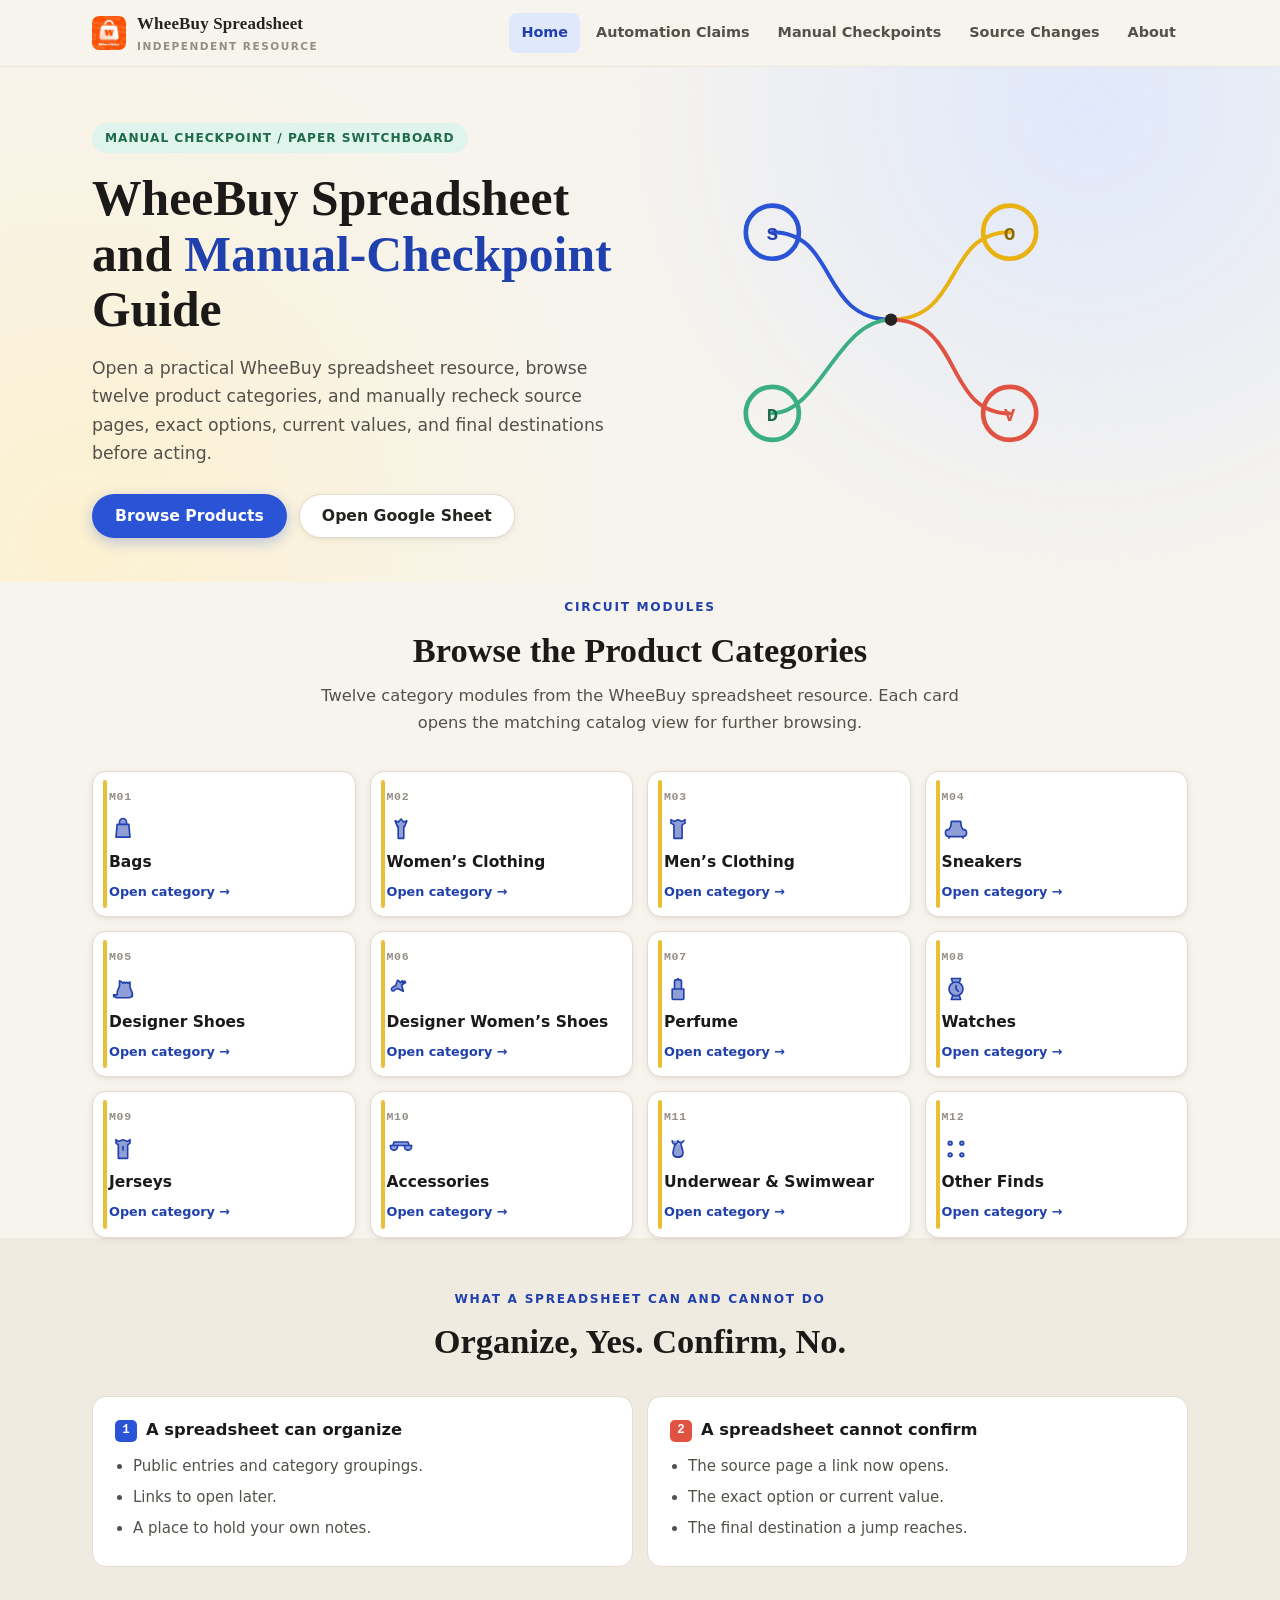
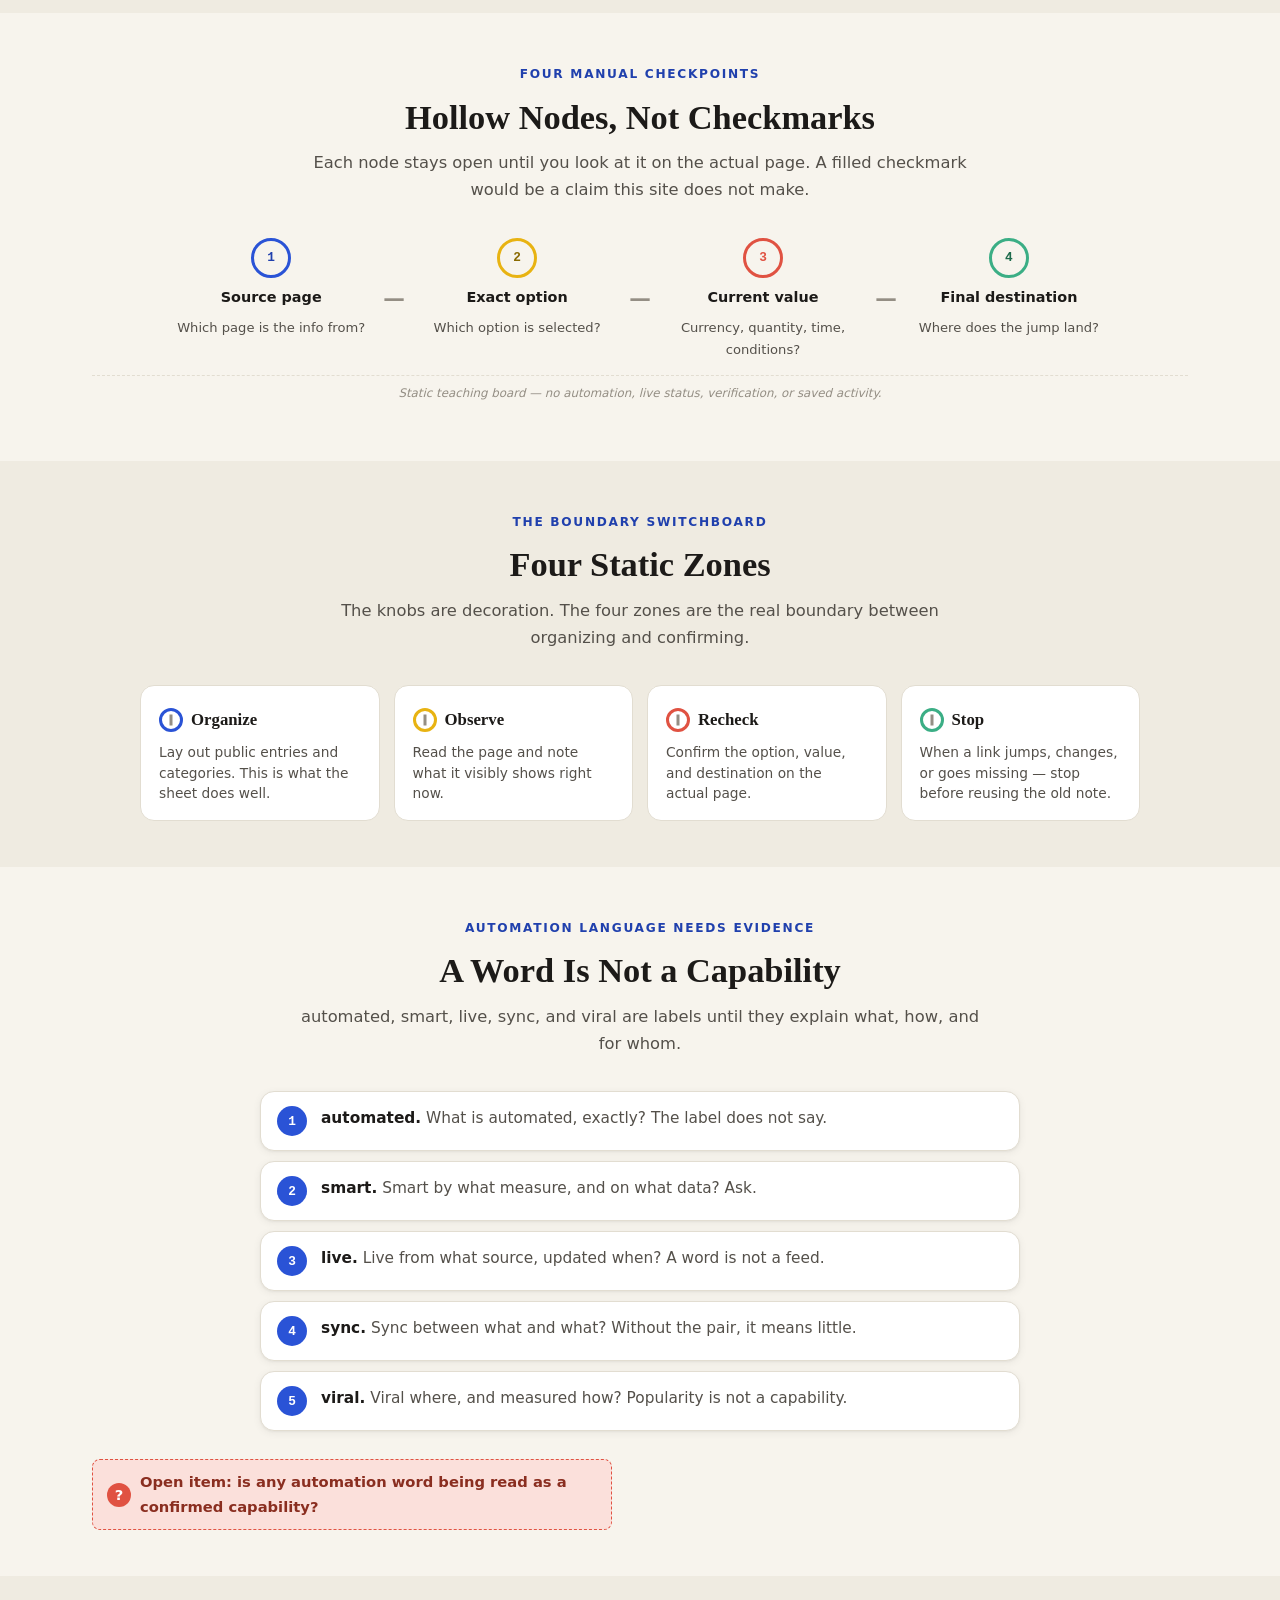
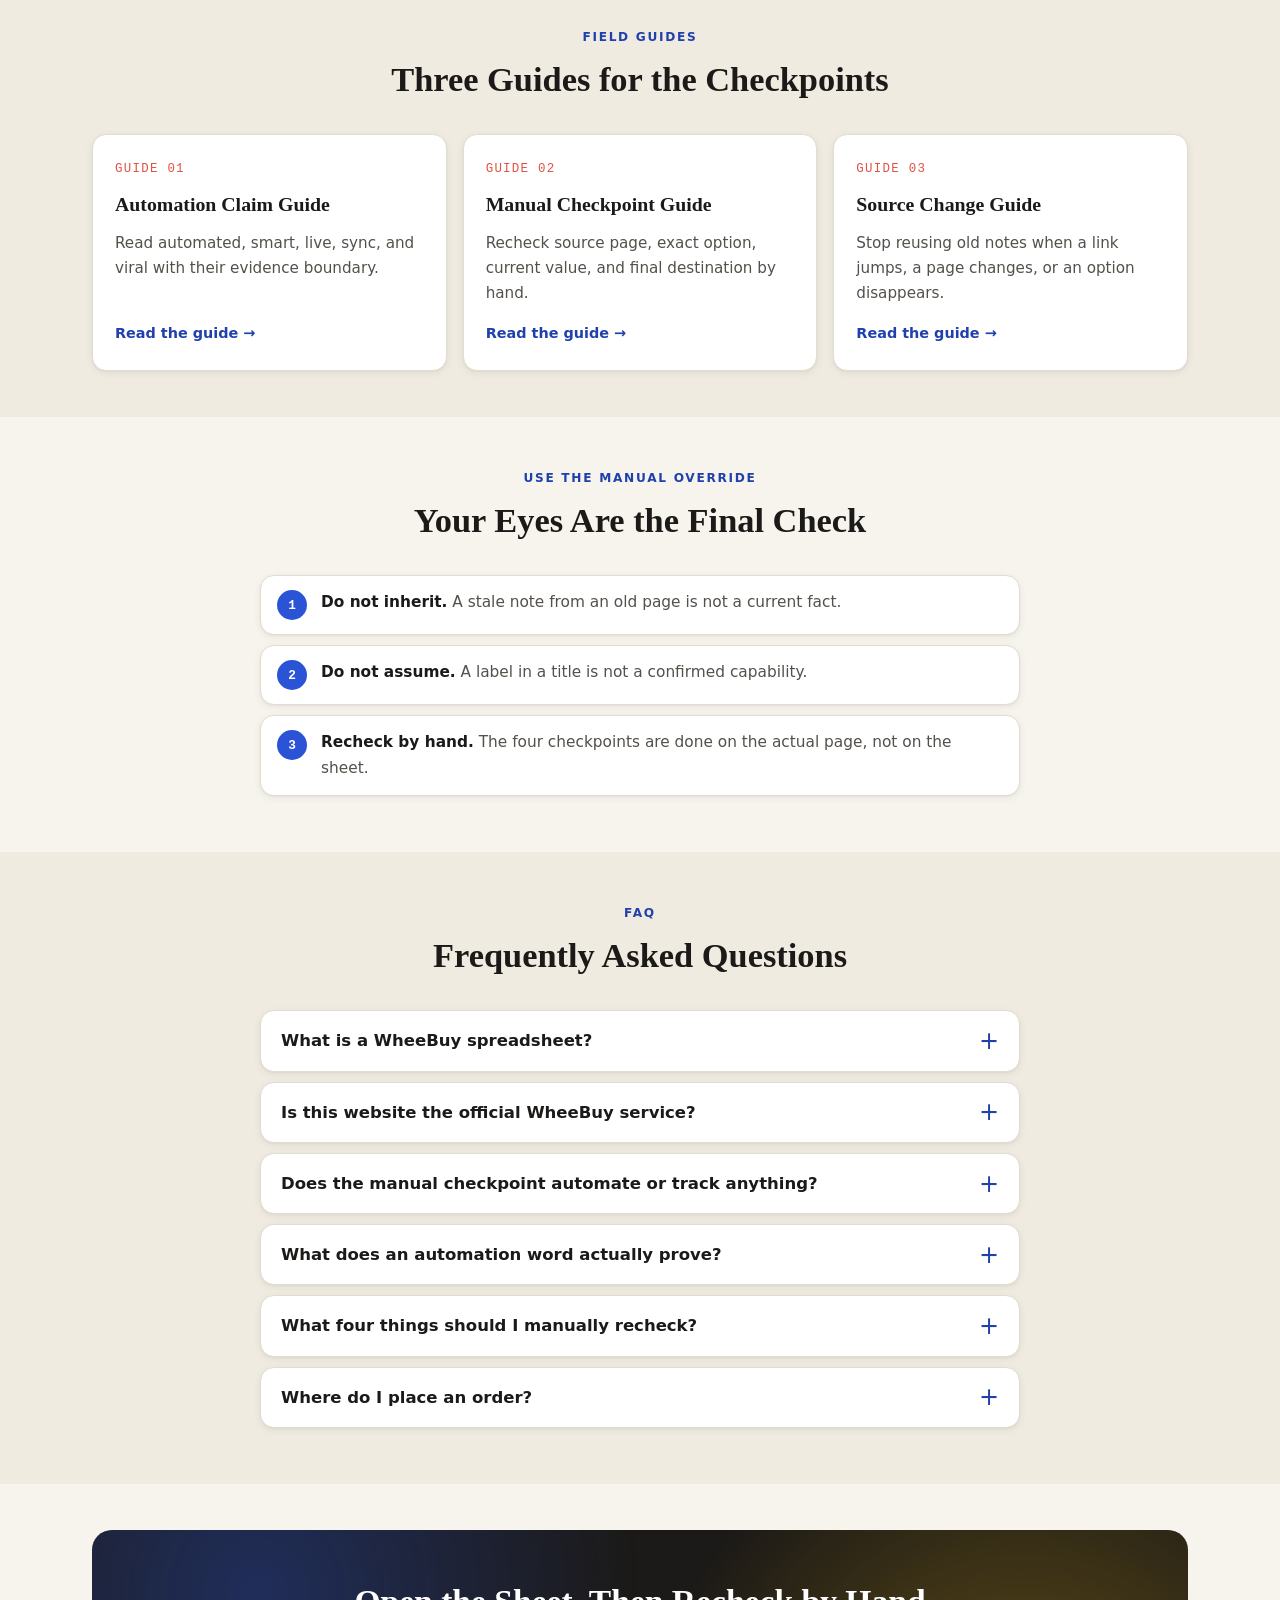
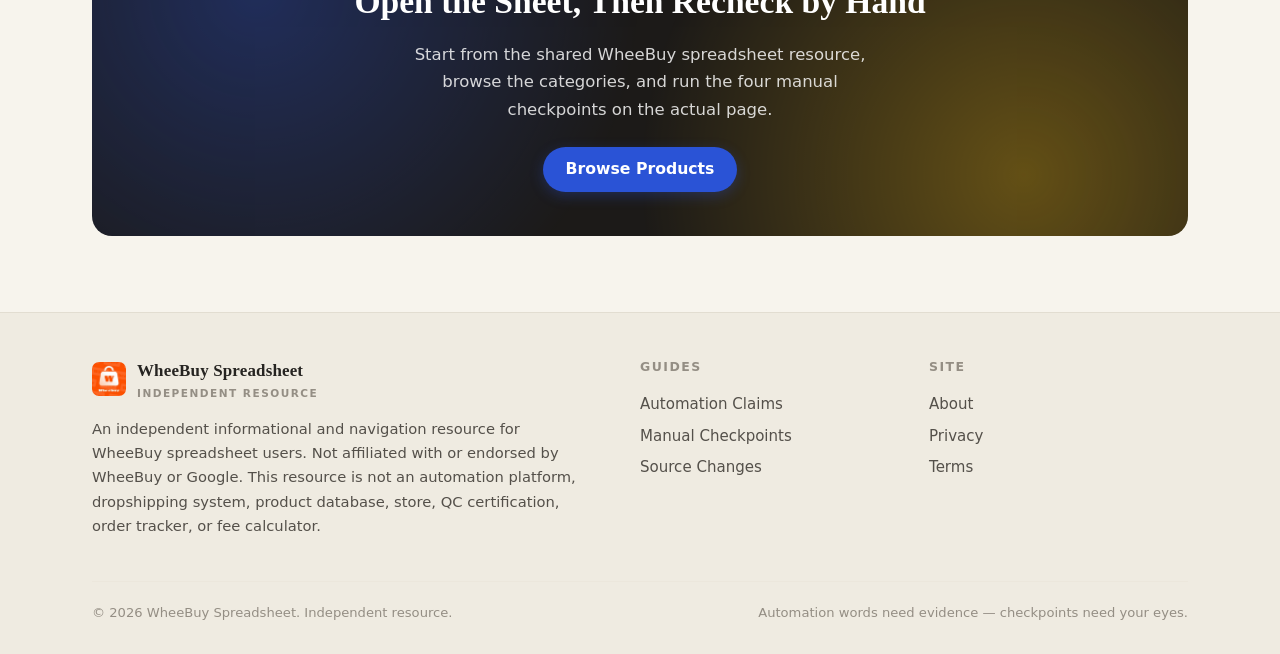
<file: index.html>
<!DOCTYPE html>
<html lang="en">
<head>
  <meta charset="UTF-8">
  <meta name="viewport" content="width=device-width, initial-scale=1.0">
  <script charset="UTF-8" id="LA_COLLECT" src="//sdk.51.la/js-sdk-pro.min.js"></script>
  <script>LA.init({id:"3R7KyZ6nqq0NWQsc",ck:"3R7KyZ6nqq0NWQsc"})</script>
  <meta name="google-site-verification" content="XJH5bWyu3Ub_fdbfXnCgktieLxeAN7sLbtjSL6n2SaM" />
  <title>WheeBuy Spreadsheet &amp; Manual-Check Guide | Independent</title>
  <meta name="description" content="Open a practical WheeBuy spreadsheet resource, browse categories, and recheck source pages, options, values, and destinations before acting.">
  <link rel="canonical" href="https://repglide.github.io/wheebuy-spreadsheet/">
  <link rel="icon" type="image/png" href="./assets/images/favicon.png">
  <link rel="stylesheet" href="./assets/css/styles.css">

  <!-- Open Graph / Twitter -->
  <meta property="og:type" content="website">
  <meta property="og:url" content="https://repglide.github.io/wheebuy-spreadsheet/">
  <meta property="og:title" content="WheeBuy Spreadsheet &amp; Manual-Check Guide | Independent">
  <meta property="og:description" content="Open a practical WheeBuy spreadsheet resource, browse categories, and recheck source pages, options, values, and destinations before acting.">
  <meta name="twitter:card" content="summary">
  <meta name="twitter:title" content="WheeBuy Spreadsheet &amp; Manual-Check Guide | Independent">
  <meta name="twitter:description" content="Open a practical WheeBuy spreadsheet resource, browse categories, and recheck source pages, options, values, and destinations before acting.">

  <!-- JSON-LD Structured Data -->
  <script type="application/ld+json">
  {
    "@context": "https://schema.org",
    "@graph": [
      {
        "@type": "WebSite",
        "@id": "https://repglide.github.io/wheebuy-spreadsheet/#website",
        "url": "https://repglide.github.io/wheebuy-spreadsheet/",
        "name": "WheeBuy Spreadsheet & Manual-Check Guide",
        "description": "Independent directory and informational guide for WheeBuy spreadsheet users, built around a manual checkpoint method that rechecks source pages, exact options, current values, and final destinations by hand."
      },
      {
        "@type": "WebPage",
        "@id": "https://repglide.github.io/wheebuy-spreadsheet/#webpage",
        "url": "https://repglide.github.io/wheebuy-spreadsheet/",
        "name": "WheeBuy Spreadsheet and Manual-Checkpoint Guide",
        "isPartOf": { "@id": "https://repglide.github.io/wheebuy-spreadsheet/#website" },
        "description": "Open a practical WheeBuy spreadsheet resource, browse categories, and recheck source pages, options, values, and destinations before acting."
      },
      {
        "@type": "FAQPage",
        "mainEntity": [
          {
            "@type": "Question",
            "name": "What is a WheeBuy spreadsheet?",
            "acceptedAnswer": {
              "@type": "Answer",
              "text": "A WheeBuy spreadsheet is a shared document that compiles listing references, category groupings, and product links formatted for use with agent shopping services. It organizes public entries; it does not confirm them."
            }
          },
          {
            "@type": "Question",
            "name": "Is this website the official WheeBuy service?",
            "acceptedAnswer": {
              "@type": "Answer",
              "text": "No. This website is an independent informational and navigation resource. It is not affiliated with, endorsed by, or operated by WheeBuy or Google."
            }
          },
          {
            "@type": "Question",
            "name": "Does the manual checkpoint automate or track anything?",
            "acceptedAnswer": {
              "@type": "Answer",
              "text": "No. The manual checkpoint is a rechecking routine. It is not an automation platform, dropshipping system, product database, store, QC certification, order tracker, or fee calculator."
            }
          },
          {
            "@type": "Question",
            "name": "What does an automation word actually prove?",
            "acceptedAnswer": {
              "@type": "Answer",
              "text": "Nothing by itself. Words like automated, smart, live, sync, and viral are labels, not confirmed capabilities. They need evidence about what is automated, how, and for whom."
            }
          },
          {
            "@type": "Question",
            "name": "What four things should I manually recheck?",
            "acceptedAnswer": {
              "@type": "Answer",
              "text": "The source page, the exact option, the current value (currency, quantity, time, and conditions), and the final destination the link actually reaches."
            }
          },
          {
            "@type": "Question",
            "name": "Where do I place an order?",
            "acceptedAnswer": {
              "@type": "Answer",
              "text": "After you have manually rechecked the four checkpoints, you continue on an external page to submit the item. This website is a navigation resource and does not process orders itself."
            }
          }
        ]
      }
    ]
  }
  </script>
</head>
<body>
  <a href="#main-content" class="skip-link">Skip to main content</a>

  <!-- Header -->
  <header class="site-header">
    <div class="container header-inner">
      <a href="./index.html" class="brand" aria-label="WheeBuy Spreadsheet Home">
        <img src="./assets/images/logo.png" alt="WheeBuy logo" width="34" height="34">
        <span class="brand-name">WheeBuy Spreadsheet<small>Independent Resource</small></span>
      </a>
      <button class="mobile-nav-toggle" aria-expanded="false" aria-label="Toggle navigation menu">
        <svg viewBox="0 0 24 24" fill="none" stroke="currentColor" stroke-width="2" width="22" height="22"><line x1="3" y1="6" x2="21" y2="6"></line><line x1="3" y1="12" x2="21" y2="12"></line><line x1="3" y1="18" x2="21" y2="18"></line></svg>
      </button>
      <nav class="main-nav" aria-label="Primary Navigation">
        <ul>
          <li><a href="./index.html" class="active">Home</a></li>
          <li><a href="./automation-claim-guide/">Automation Claims</a></li>
          <li><a href="./manual-checkpoint-guide/">Manual Checkpoints</a></li>
          <li><a href="./source-change-guide/">Source Changes</a></li>
          <li><a href="./about/">About</a></li>
        </ul>
      </nav>
    </div>
  </header>

  <main id="main-content">
    <!-- Hero -->
    <section class="hero-section">
      <div class="container hero-grid">
        <div>
          <span class="hero-badge">Manual Checkpoint / Paper Switchboard</span>
          <h1 class="hero-title">WheeBuy Spreadsheet and <em>Manual-Checkpoint</em> Guide</h1>
          <p class="hero-description">Open a practical WheeBuy spreadsheet resource, browse twelve product categories, and manually recheck source pages, exact options, current values, and final destinations before acting.</p>
          <div class="hero-actions">
            <a href="https://repglide.com/?agent=wheebuy" class="btn btn-primary" target="_blank" rel="nofollow noopener">Browse Products</a>
            <a href="https://docs.google.com/spreadsheets/d/1jgClBQMIlHhz05RCbdHKwkyf2Ocf9-s6/edit?usp=sharing&amp;ouid=102900013243329745539&amp;rtpof=true&amp;sd=true" class="btn btn-secondary" target="_blank" rel="noopener">Open Google Sheet</a>
          </div>
        </div>
        <div class="hero-visual" aria-hidden="true">
          <div class="circuit-hero">
            <svg viewBox="0 0 320 230" role="img" aria-label="Paper circuit with four manual checkpoints">
              <path d="M54 52 C 96 52, 84 108, 130 108" fill="none" stroke="#2A53D6" stroke-width="2.5" stroke-linecap="round"/>
              <path d="M130 108 C 176 108, 164 52, 206 52" fill="none" stroke="#E8B312" stroke-width="2.5" stroke-linecap="round"/>
              <path d="M130 108 C 176 108, 164 168, 206 168" fill="none" stroke="#E05242" stroke-width="2.5" stroke-linecap="round"/>
              <path d="M130 108 C 96 108, 84 168, 54 168" fill="none" stroke="#3BAE85" stroke-width="2.5" stroke-linecap="round"/>
              <circle cx="54" cy="52" r="17" fill="none" stroke="#2A53D6" stroke-width="3"/>
              <text x="54" y="57" text-anchor="middle" font-size="12" font-weight="800" fill="#2040AD" font-family="monospace">S</text>
              <circle cx="206" cy="52" r="17" fill="none" stroke="#E8B312" stroke-width="3"/>
              <text x="206" y="57" text-anchor="middle" font-size="12" font-weight="800" fill="#8A6A00" font-family="monospace">O</text>
              <circle cx="206" cy="168" r="17" fill="none" stroke="#E05242" stroke-width="3"/>
              <text x="206" y="173" text-anchor="middle" font-size="12" font-weight="800" fill="#E05242" font-family="monospace">V</text>
              <circle cx="54" cy="168" r="17" fill="none" stroke="#3BAE85" stroke-width="3"/>
              <text x="54" y="173" text-anchor="middle" font-size="12" font-weight="800" fill="#1E6B4C" font-family="monospace">D</text>
              <circle cx="130" cy="108" r="4" fill="#262421"/>
            </svg>
          </div>
        </div>
      </div>
    </section>

    <!-- Product Categories (immediately after Hero) -->
    <section class="categories-section" id="categories" aria-labelledby="cat-heading">
      <div class="container">
        <div class="section-header">
          <span class="eyebrow">Circuit Modules</span>
          <h2 class="section-title" id="cat-heading">Browse the Product Categories</h2>
          <p class="section-lead">Twelve category modules from the WheeBuy spreadsheet resource. Each card opens the matching catalog view for further browsing.</p>
        </div>

        <div class="cat-grid">
          <a class="cat-card" href="https://repglide.com/category/bags?agent=wheebuy" target="_blank" rel="nofollow noopener">
            <span class="cat-top"><span class="cat-id">M01</span></span>
            <span class="cat-icon" aria-hidden="true"><svg viewBox="0 0 24 24" fill="currentColor" fill-opacity="0.5" stroke="currentColor" stroke-width="1.4" stroke-linecap="round" stroke-linejoin="round"><path d="M7 8h10l1 11H6L7 8Z"/><path d="M9 8V6a3 3 0 0 1 6 0v2"/></svg></span>
            <span class="cat-name">Bags</span>
            <span class="cat-arrow">Open category →</span>
          </a>
          <a class="cat-card" href="https://repglide.com/category/womens-clothing?agent=wheebuy" target="_blank" rel="nofollow noopener">
            <span class="cat-top"><span class="cat-id">M02</span></span>
            <span class="cat-icon" aria-hidden="true"><svg viewBox="0 0 24 24" fill="currentColor" fill-opacity="0.5" stroke="currentColor" stroke-width="1.4" stroke-linecap="round" stroke-linejoin="round"><path d="M12 3.5 9.8 6 7 5l2 5h.6V20h4.8V10H15l2-5-2.8 1L12 3.5Z"/></svg></span>
            <span class="cat-name">Women&rsquo;s Clothing</span>
            <span class="cat-arrow">Open category →</span>
          </a>
          <a class="cat-card" href="https://repglide.com/category/mens-clothing?agent=wheebuy" target="_blank" rel="nofollow noopener">
            <span class="cat-top"><span class="cat-id">M03</span></span>
            <span class="cat-icon" aria-hidden="true"><svg viewBox="0 0 24 24" fill="currentColor" fill-opacity="0.5" stroke="currentColor" stroke-width="1.4" stroke-linecap="round" stroke-linejoin="round"><path d="M12 4 8.5 5.5 6 4v3l2.5 1.5V20h7V8.5L18 7V4l-2.5 1.5L12 4Z"/></svg></span>
            <span class="cat-name">Men&rsquo;s Clothing</span>
            <span class="cat-arrow">Open category →</span>
          </a>
          <a class="cat-card" href="https://repglide.com/category/sneakers?agent=wheebuy" target="_blank" rel="nofollow noopener">
            <span class="cat-top"><span class="cat-id">M04</span></span>
            <span class="cat-icon" aria-hidden="true"><svg viewBox="0 0 24 24" fill="currentColor" fill-opacity="0.5" stroke="currentColor" stroke-width="1.4" stroke-linecap="round" stroke-linejoin="round"><path d="M3 16v-1.5c0-1 1-2 2-2h1l1.5-3L8 5.5h8l.5 4L18 12.5h1c1 0 2 1 2 2V16c0 1.5-1.5 2.5-3 2.5H6c-1.5 0-3-1-3-2.5Z"/><path d="M6 18.5V20M18 18.5V20"/></svg></span>
            <span class="cat-name">Sneakers</span>
            <span class="cat-arrow">Open category →</span>
          </a>
          <a class="cat-card" href="https://repglide.com/category/designer-shoes?agent=wheebuy" target="_blank" rel="nofollow noopener">
            <span class="cat-top"><span class="cat-id">M05</span></span>
            <span class="cat-icon" aria-hidden="true"><svg viewBox="0 0 24 24" fill="currentColor" fill-opacity="0.5" stroke="currentColor" stroke-width="1.4" stroke-linecap="round" stroke-linejoin="round"><path d="M4 17c0 1.5 1.5 2.5 3 2.5h10c1.5 0 3-1 3-2.5v-1.5l-2-5V6l-2 1-1-1-1 1-1-1-1 1-1-1-2-1v4.5l-2 5V17Z"/><path d="M4 17v1.5M20 17v1.5"/></svg></span>
            <span class="cat-name">Designer Shoes</span>
            <span class="cat-arrow">Open category →</span>
          </a>
          <a class="cat-card" href="https://repglide.com/category/designer-womens-shoes?agent=wheebuy" target="_blank" rel="nofollow noopener">
            <span class="cat-top"><span class="cat-id">M06</span></span>
            <span class="cat-icon" aria-hidden="true"><svg viewBox="0 0 24 24" fill="currentColor" fill-opacity="0.5" stroke="currentColor" stroke-width="1.4" stroke-linecap="round" stroke-linejoin="round"><path d="M9 4.5 7.5 9 5 10.5c-1 .5-1.5 1.5-1 2.5s2 1 2.5 0L9 11.5 14 14l-1.5-5.5L16 6.5 15 5l-1.5 1.5L13 5l-1.5 1.5L10 5 9 4.5Z"/></svg></span>
            <span class="cat-name">Designer Women&rsquo;s Shoes</span>
            <span class="cat-arrow">Open category →</span>
          </a>
          <a class="cat-card" href="https://repglide.com/category/perfume?agent=wheebuy" target="_blank" rel="nofollow noopener">
            <span class="cat-top"><span class="cat-id">M07</span></span>
            <span class="cat-icon" aria-hidden="true"><svg viewBox="0 0 24 24" fill="currentColor" fill-opacity="0.5" stroke="currentColor" stroke-width="1.4" stroke-linecap="round" stroke-linejoin="round"><path d="M9 12V6a2 2 0 0 1 2-2h2a2 2 0 0 1 2 2v6"/><path d="M7 12h10v8a1 1 0 0 1-1 1H8a1 1 0 0 1-1-1v-8Z"/><path d="M12 4V3"/></svg></span>
            <span class="cat-name">Perfume</span>
            <span class="cat-arrow">Open category →</span>
          </a>
          <a class="cat-card" href="https://repglide.com/category/watches?agent=wheebuy" target="_blank" rel="nofollow noopener">
            <span class="cat-top"><span class="cat-id">M08</span></span>
            <span class="cat-icon" aria-hidden="true"><svg viewBox="0 0 24 24" fill="currentColor" fill-opacity="0.5" stroke="currentColor" stroke-width="1.4" stroke-linecap="round" stroke-linejoin="round"><circle cx="12" cy="12" r="6"/><path d="M12 9v3l2 2"/><path d="M9 6 8 3h8l-1 3"/><path d="M9 18l-1 3h8l-1-3"/></svg></span>
            <span class="cat-name">Watches</span>
            <span class="cat-arrow">Open category →</span>
          </a>
          <a class="cat-card" href="https://repglide.com/category/jerseys?agent=wheebuy" target="_blank" rel="nofollow noopener">
            <span class="cat-top"><span class="cat-id">M09</span></span>
            <span class="cat-icon" aria-hidden="true"><svg viewBox="0 0 24 24" fill="currentColor" fill-opacity="0.5" stroke="currentColor" stroke-width="1.4" stroke-linecap="round" stroke-linejoin="round"><path d="M12 4 8 5.5 6 4v3l2 1.5V20h8V8.5L18 7V4l-2 1.5L12 4Z"/><path d="M12 10v3"/></svg></span>
            <span class="cat-name">Jerseys</span>
            <span class="cat-arrow">Open category →</span>
          </a>
          <a class="cat-card" href="https://repglide.com/category/accessories?agent=wheebuy" target="_blank" rel="nofollow noopener">
            <span class="cat-top"><span class="cat-id">M10</span></span>
            <span class="cat-icon" aria-hidden="true"><svg viewBox="0 0 24 24" fill="currentColor" fill-opacity="0.5" stroke="currentColor" stroke-width="1.4" stroke-linecap="round" stroke-linejoin="round"><path d="M3 9h2l1-3h12l1 3h2"/><path d="M3 9v1a3 3 0 0 0 6 0V9"/><path d="M15 9v1a3 3 0 0 0 6 0V9"/><path d="M6 9h12"/></svg></span>
            <span class="cat-name">Accessories</span>
            <span class="cat-arrow">Open category →</span>
          </a>
          <a class="cat-card" href="https://repglide.com/category/underwear-swimwear?agent=wheebuy" target="_blank" rel="nofollow noopener">
            <span class="cat-top"><span class="cat-id">M11</span></span>
            <span class="cat-icon" aria-hidden="true"><svg viewBox="0 0 24 24" fill="currentColor" fill-opacity="0.5" stroke="currentColor" stroke-width="1.4" stroke-linecap="round" stroke-linejoin="round"><path d="M7 5c0 2 1.5 3 2.5 3S12 7 12 5c0 1 1.5 2 2.5 2S17 5 17 5"/><path d="M9.5 8 8 13c-1 3 0 6 4 6s5-3 4-6l-1.5-5"/></svg></span>
            <span class="cat-name">Underwear &amp; Swimwear</span>
            <span class="cat-arrow">Open category →</span>
          </a>
          <a class="cat-card" href="https://repglide.com/category/other?agent=wheebuy" target="_blank" rel="nofollow noopener">
            <span class="cat-top"><span class="cat-id">M12</span></span>
            <span class="cat-icon" aria-hidden="true"><svg viewBox="0 0 24 24" fill="currentColor" fill-opacity="0.5" stroke="currentColor" stroke-width="1.4" stroke-linecap="round" stroke-linejoin="round"><circle cx="7" cy="7" r="1.6"/><circle cx="17" cy="7" r="1.6"/><circle cx="7" cy="17" r="1.6"/><circle cx="17" cy="17" r="1.6"/></svg></span>
            <span class="cat-name">Other Finds</span>
            <span class="cat-arrow">Open category →</span>
          </a>
        </div>
      </div>
    </section>

    <!-- What a Spreadsheet Can Organize / What It Cannot Confirm -->
    <section class="section section-alt" id="organize-confirm" aria-labelledby="oc-heading">
      <div class="container">
        <div class="section-header">
          <span class="eyebrow">What a Spreadsheet Can and Cannot Do</span>
          <h2 class="section-title" id="oc-heading">Organize, Yes. Confirm, No.</h2>
        </div>
        <div class="duo-grid">
          <div class="duo-col is-a">
            <h3><span class="mark">1</span>A spreadsheet can organize</h3>
            <ul>
              <li>Public entries and category groupings.</li>
              <li>Links to open later.</li>
              <li>A place to hold your own notes.</li>
            </ul>
          </div>
          <div class="duo-col is-b">
            <h3><span class="mark">2</span>A spreadsheet cannot confirm</h3>
            <ul>
              <li>The source page a link now opens.</li>
              <li>The exact option or current value.</li>
              <li>The final destination a jump reaches.</li>
            </ul>
          </div>
        </div>
      </div>
    </section>

    <!-- Four Manual Checkpoints -->
    <section class="section" id="checkpoints" aria-labelledby="cp-heading">
      <div class="container">
        <div class="section-header">
          <span class="eyebrow">Four Manual Checkpoints</span>
          <h2 class="section-title" id="cp-heading">Hollow Nodes, Not Checkmarks</h2>
          <p class="section-lead">Each node stays open until you look at it on the actual page. A filled checkmark would be a claim this site does not make.</p>
        </div>

        <div class="checkpoint">
          <div class="cp-step" data-n="1">
            <span class="cp-ring">1</span>
            <span class="cp-label">Source page</span>
            <span class="cp-desc">Which page is the info from?</span>
          </div>
          <span class="cp-wire" aria-hidden="true">—</span>
          <div class="cp-step" data-n="2">
            <span class="cp-ring">2</span>
            <span class="cp-label">Exact option</span>
            <span class="cp-desc">Which option is selected?</span>
          </div>
          <span class="cp-wire" aria-hidden="true">—</span>
          <div class="cp-step" data-n="3">
            <span class="cp-ring">3</span>
            <span class="cp-label">Current value</span>
            <span class="cp-desc">Currency, quantity, time, conditions?</span>
          </div>
          <span class="cp-wire" aria-hidden="true">—</span>
          <div class="cp-step" data-n="4">
            <span class="cp-ring">4</span>
            <span class="cp-label">Final destination</span>
            <span class="cp-desc">Where does the jump land?</span>
          </div>
        </div>
        <p class="example-flag" style="display:block;text-align:center;">Static teaching board — no automation, live status, verification, or saved activity.</p>
      </div>
    </section>

    <!-- The Boundary Switchboard -->
    <section class="section section-alt" id="switchboard" aria-labelledby="sb-heading">
      <div class="container">
        <div class="section-header">
          <span class="eyebrow">The Boundary Switchboard</span>
          <h2 class="section-title" id="sb-heading">Four Static Zones</h2>
          <p class="section-lead">The knobs are decoration. The four zones are the real boundary between organizing and confirming.</p>
        </div>
        <div class="switchboard">
          <div class="sb-zone sb-1">
            <h3><span class="sb-knob" aria-hidden="true"></span>Organize</h3>
            <p>Lay out public entries and categories. This is what the sheet does well.</p>
          </div>
          <div class="sb-zone sb-2">
            <h3><span class="sb-knob" aria-hidden="true"></span>Observe</h3>
            <p>Read the page and note what it visibly shows right now.</p>
          </div>
          <div class="sb-zone sb-3">
            <h3><span class="sb-knob" aria-hidden="true"></span>Recheck</h3>
            <p>Confirm the option, value, and destination on the actual page.</p>
          </div>
          <div class="sb-zone sb-4">
            <h3><span class="sb-knob" aria-hidden="true"></span>Stop</h3>
            <p>When a link jumps, changes, or goes missing — stop before reusing the old note.</p>
          </div>
        </div>
      </div>
    </section>

    <!-- Automation Language Needs Evidence -->
    <section class="section" id="automation-language" aria-labelledby="al-heading">
      <div class="container">
        <div class="section-header">
          <span class="eyebrow">Automation Language Needs Evidence</span>
          <h2 class="section-title" id="al-heading">A Word Is Not a Capability</h2>
          <p class="section-lead">automated, smart, live, sync, and viral are labels until they explain what, how, and for whom.</p>
        </div>
        <ul class="sig-list">
          <li><span class="sig-num">1</span><p><strong>automated.</strong> What is automated, exactly? The label does not say.</p></li>
          <li><span class="sig-num">2</span><p><strong>smart.</strong> Smart by what measure, and on what data? Ask.</p></li>
          <li><span class="sig-num">3</span><p><strong>live.</strong> Live from what source, updated when? A word is not a feed.</p></li>
          <li><span class="sig-num">4</span><p><strong>sync.</strong> Sync between what and what? Without the pair, it means little.</p></li>
          <li><span class="sig-num">5</span><p><strong>viral.</strong> Viral where, and measured how? Popularity is not a capability.</p></li>
        </ul>
        <div class="open-note" style="max-width:520px;margin:18px auto 0;"><span class="qmark">?</span>Open item: is any automation word being read as a confirmed capability?</div>
      </div>
    </section>

    <!-- Guide entries -->
    <section class="section section-alt" id="guides" aria-labelledby="guides-heading">
      <div class="container">
        <div class="section-header">
          <span class="eyebrow">Field Guides</span>
          <h2 class="section-title" id="guides-heading">Three Guides for the Checkpoints</h2>
        </div>
        <div class="guide-grid">
          <a class="guide-card" href="./automation-claim-guide/">
            <span class="guide-num">GUIDE 01</span>
            <h3>Automation Claim Guide</h3>
            <p>Read automated, smart, live, sync, and viral with their evidence boundary.</p>
            <span class="guide-cta">Read the guide →</span>
          </a>
          <a class="guide-card" href="./manual-checkpoint-guide/">
            <span class="guide-num">GUIDE 02</span>
            <h3>Manual Checkpoint Guide</h3>
            <p>Recheck source page, exact option, current value, and final destination by hand.</p>
            <span class="guide-cta">Read the guide →</span>
          </a>
          <a class="guide-card" href="./source-change-guide/">
            <span class="guide-num">GUIDE 03</span>
            <h3>Source Change Guide</h3>
            <p>Stop reusing old notes when a link jumps, a page changes, or an option disappears.</p>
            <span class="guide-cta">Read the guide →</span>
          </a>
        </div>
      </div>
    </section>

    <!-- Use the Manual Override -->
    <section class="section" id="manual-override" aria-labelledby="mo-heading">
      <div class="container">
        <div class="section-header">
          <span class="eyebrow">Use the Manual Override</span>
          <h2 class="section-title" id="mo-heading">Your Eyes Are the Final Check</h2>
        </div>
        <ul class="sig-list">
          <li><span class="sig-num">1</span><p><strong>Do not inherit.</strong> A stale note from an old page is not a current fact.</p></li>
          <li><span class="sig-num">2</span><p><strong>Do not assume.</strong> A label in a title is not a confirmed capability.</p></li>
          <li><span class="sig-num">3</span><p><strong>Recheck by hand.</strong> The four checkpoints are done on the actual page, not on the sheet.</p></li>
        </ul>
      </div>
    </section>

    <!-- FAQ -->
    <section class="section section-alt" id="faq" aria-labelledby="faq-heading">
      <div class="container">
        <div class="section-header">
          <span class="eyebrow">FAQ</span>
          <h2 class="section-title" id="faq-heading">Frequently Asked Questions</h2>
        </div>
        <div class="faq-list">
          <details class="faq-item">
            <summary>What is a WheeBuy spreadsheet?</summary>
            <div class="faq-body"><p>A WheeBuy spreadsheet is a shared document that compiles listing references, category groupings, and product links formatted for use with agent shopping services. It organizes public entries; it does not confirm them.</p></div>
          </details>
          <details class="faq-item">
            <summary>Is this website the official WheeBuy service?</summary>
            <div class="faq-body"><p>No. This website is an independent informational and navigation resource. It is not affiliated with, endorsed by, or operated by WheeBuy or Google.</p></div>
          </details>
          <details class="faq-item">
            <summary>Does the manual checkpoint automate or track anything?</summary>
            <div class="faq-body"><p>No. The manual checkpoint is a rechecking routine. It is not an automation platform, dropshipping system, product database, store, QC certification, order tracker, or fee calculator.</p></div>
          </details>
          <details class="faq-item">
            <summary>What does an automation word actually prove?</summary>
            <div class="faq-body"><p>Nothing by itself. Words like automated, smart, live, sync, and viral are labels, not confirmed capabilities. They need evidence about what is automated, how, and for whom.</p></div>
          </details>
          <details class="faq-item">
            <summary>What four things should I manually recheck?</summary>
            <div class="faq-body"><p>The source page, the exact option, the current value (currency, quantity, time, and conditions), and the final destination the link actually reaches.</p></div>
          </details>
          <details class="faq-item">
            <summary>Where do I place an order?</summary>
            <div class="faq-body"><p>After you have manually rechecked the four checkpoints, you continue on an external page to submit the item. This website is a navigation resource and does not process orders itself.</p></div>
          </details>
        </div>
      </div>
    </section>

    <!-- Final CTA -->
    <section class="section" aria-labelledby="cta-heading">
      <div class="container">
        <div class="final-cta">
          <h2 id="cta-heading">Open the Sheet, Then Recheck by Hand</h2>
          <p>Start from the shared WheeBuy spreadsheet resource, browse the categories, and run the four manual checkpoints on the actual page.</p>
          <a href="https://repglide.com/?agent=wheebuy" class="btn btn-primary" target="_blank" rel="nofollow noopener">Browse Products</a>
        </div>
      </div>
    </section>
  </main>

  <!-- Footer -->
  <footer class="site-footer">
    <div class="container">
      <div class="footer-grid">
        <div class="footer-brand">
          <a href="./index.html" class="brand" aria-label="WheeBuy Spreadsheet Home">
            <img src="./assets/images/logo.png" alt="WheeBuy logo" width="30" height="30">
            <span class="brand-name">WheeBuy Spreadsheet<small>Independent Resource</small></span>
          </a>
          <p>An independent informational and navigation resource for WheeBuy spreadsheet users. Not affiliated with or endorsed by WheeBuy or Google. This resource is not an automation platform, dropshipping system, product database, store, QC certification, order tracker, or fee calculator.</p>
        </div>
        <div class="footer-col">
          <h4>Guides</h4>
          <ul>
            <li><a href="./automation-claim-guide/">Automation Claims</a></li>
            <li><a href="./manual-checkpoint-guide/">Manual Checkpoints</a></li>
            <li><a href="./source-change-guide/">Source Changes</a></li>
          </ul>
        </div>
        <div class="footer-col">
          <h4>Site</h4>
          <ul>
            <li><a href="./about/">About</a></li>
            <li><a href="./privacy/">Privacy</a></li>
            <li><a href="./terms/">Terms</a></li>
          </ul>
        </div>
      </div>
      <div class="footer-bottom">
        <span>&copy; <span id="year">2026</span> WheeBuy Spreadsheet. Independent resource.</span>
        <span>Automation words need evidence — checkpoints need your eyes.</span>
      </div>
    </div>
  </footer>

  <script src="./assets/js/main.js"></script>
</body>
</html>
</file>
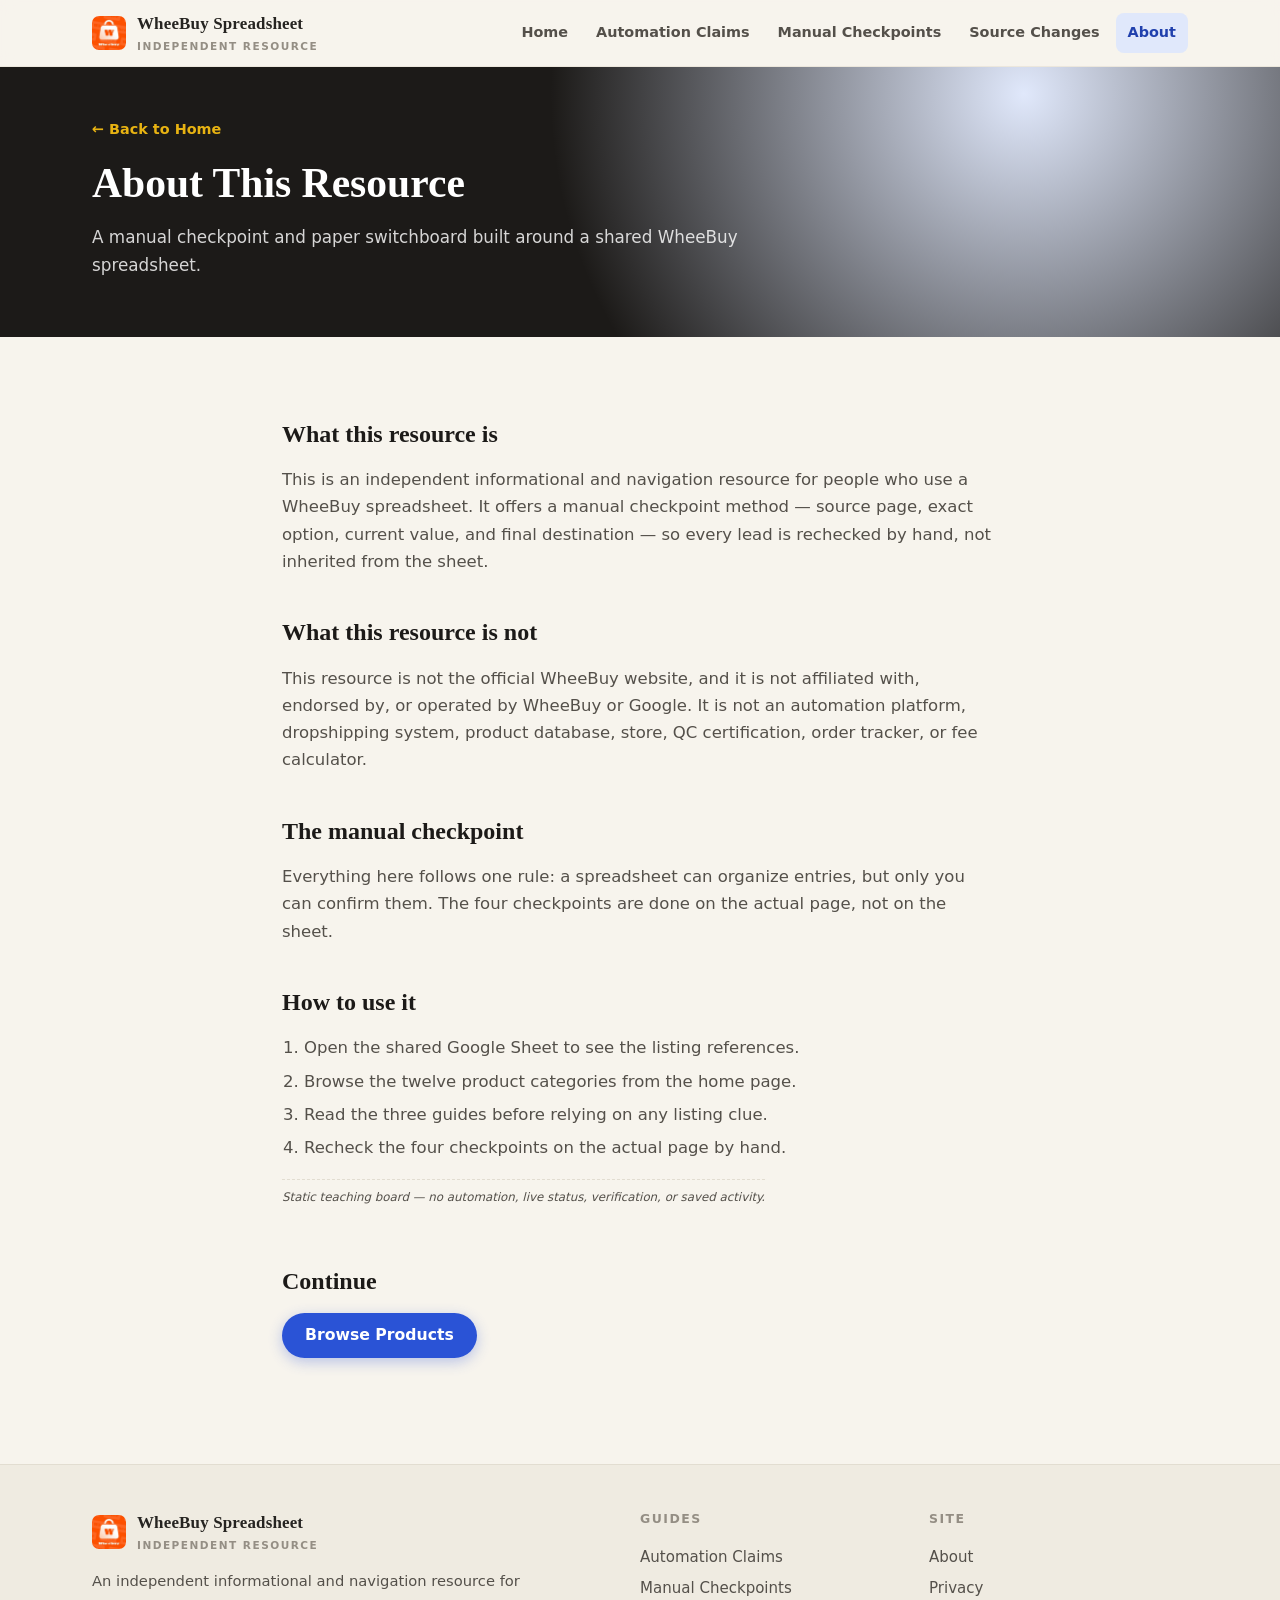
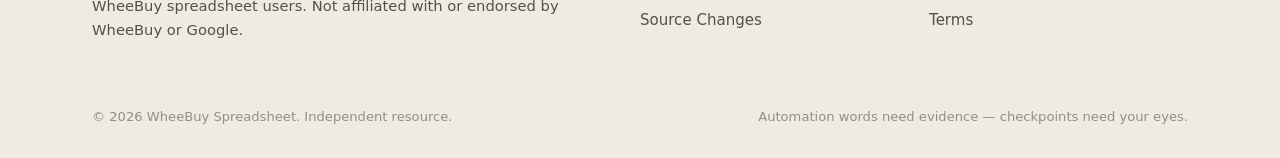
<file: about/index.html>
<!DOCTYPE html>
<html lang="en">
<head>
  <meta charset="UTF-8">
  <meta name="viewport" content="width=device-width, initial-scale=1.0">
  <title>About | WheeBuy Spreadsheet</title>
  <meta name="description" content="About this independent WheeBuy spreadsheet resource: a manual checkpoint and paper switchboard, not an official WheeBuy service.">
  <link rel="canonical" href="https://repglide.github.io/wheebuy-spreadsheet/about/">
  <link rel="icon" type="image/png" href="../assets/images/favicon.png">
  <link rel="stylesheet" href="../assets/css/styles.css">
  <meta name="robots" content="index, follow">
</head>
<body>
  <a href="#main-content" class="skip-link">Skip to main content</a>

  <header class="site-header">
    <div class="container header-inner">
      <a href="../index.html" class="brand" aria-label="WheeBuy Spreadsheet Home">
        <img src="../assets/images/logo.png" alt="WheeBuy logo" width="34" height="34">
        <span class="brand-name">WheeBuy Spreadsheet<small>Independent Resource</small></span>
      </a>
      <button class="mobile-nav-toggle" aria-expanded="false" aria-label="Toggle navigation menu">
        <svg viewBox="0 0 24 24" fill="none" stroke="currentColor" stroke-width="2" width="22" height="22"><line x1="3" y1="6" x2="21" y2="6"></line><line x1="3" y1="12" x2="21" y2="12"></line><line x1="3" y1="18" x2="21" y2="18"></line></svg>
      </button>
      <nav class="main-nav" aria-label="Primary Navigation">
        <ul>
          <li><a href="../index.html">Home</a></li>
          <li><a href="../automation-claim-guide/">Automation Claims</a></li>
          <li><a href="../manual-checkpoint-guide/">Manual Checkpoints</a></li>
          <li><a href="../source-change-guide/">Source Changes</a></li>
          <li><a href="../about/" class="active">About</a></li>
        </ul>
      </nav>
    </div>
  </header>

  <main id="main-content">
    <section class="page-hero">
      <div class="container">
        <a class="back-link" href="../index.html">← Back to Home</a>
        <h1>About This Resource</h1>
        <p>A manual checkpoint and paper switchboard built around a shared WheeBuy spreadsheet.</p>
      </div>
    </section>

    <div class="article-body">
      <h2>What this resource is</h2>
      <p>This is an independent informational and navigation resource for people who use a WheeBuy spreadsheet. It offers a manual checkpoint method — source page, exact option, current value, and final destination — so every lead is rechecked by hand, not inherited from the sheet.</p>

      <h2>What this resource is not</h2>
      <p>This resource is not the official WheeBuy website, and it is not affiliated with, endorsed by, or operated by WheeBuy or Google. It is not an automation platform, dropshipping system, product database, store, QC certification, order tracker, or fee calculator.</p>

      <h2>The manual checkpoint</h2>
      <p>Everything here follows one rule: a spreadsheet can organize entries, but only you can confirm them. The four checkpoints are done on the actual page, not on the sheet.</p>

      <h2>How to use it</h2>
      <ol>
        <li>Open the shared Google Sheet to see the listing references.</li>
        <li>Browse the twelve product categories from the home page.</li>
        <li>Read the three guides before relying on any listing clue.</li>
        <li>Recheck the four checkpoints on the actual page by hand.</li>
      </ol>

      <p class="example-flag">Static teaching board — no automation, live status, verification, or saved activity.</p>

      <h2>Continue</h2>
      <p><a href="https://repglide.com/?agent=wheebuy" class="btn btn-primary" target="_blank" rel="nofollow noopener">Browse Products</a></p>
    </div>
  </main>

  <footer class="site-footer">
    <div class="container">
      <div class="footer-grid">
        <div class="footer-brand">
          <a href="../index.html" class="brand" aria-label="WheeBuy Spreadsheet Home">
            <img src="../assets/images/logo.png" alt="WheeBuy logo" width="30" height="30">
            <span class="brand-name">WheeBuy Spreadsheet<small>Independent Resource</small></span>
          </a>
          <p>An independent informational and navigation resource for WheeBuy spreadsheet users. Not affiliated with or endorsed by WheeBuy or Google.</p>
        </div>
        <div class="footer-col">
          <h4>Guides</h4>
          <ul>
            <li><a href="../automation-claim-guide/">Automation Claims</a></li>
            <li><a href="../manual-checkpoint-guide/">Manual Checkpoints</a></li>
            <li><a href="../source-change-guide/">Source Changes</a></li>
          </ul>
        </div>
        <div class="footer-col">
          <h4>Site</h4>
          <ul>
            <li><a href="../about/">About</a></li>
            <li><a href="../privacy/">Privacy</a></li>
            <li><a href="../terms/">Terms</a></li>
          </ul>
        </div>
      </div>
      <div class="footer-bottom">
        <span>&copy; <span id="year">2026</span> WheeBuy Spreadsheet. Independent resource.</span>
        <span>Automation words need evidence — checkpoints need your eyes.</span>
      </div>
    </div>
  </footer>

  <script src="../assets/js/main.js"></script>
</body>
</html>
</file>
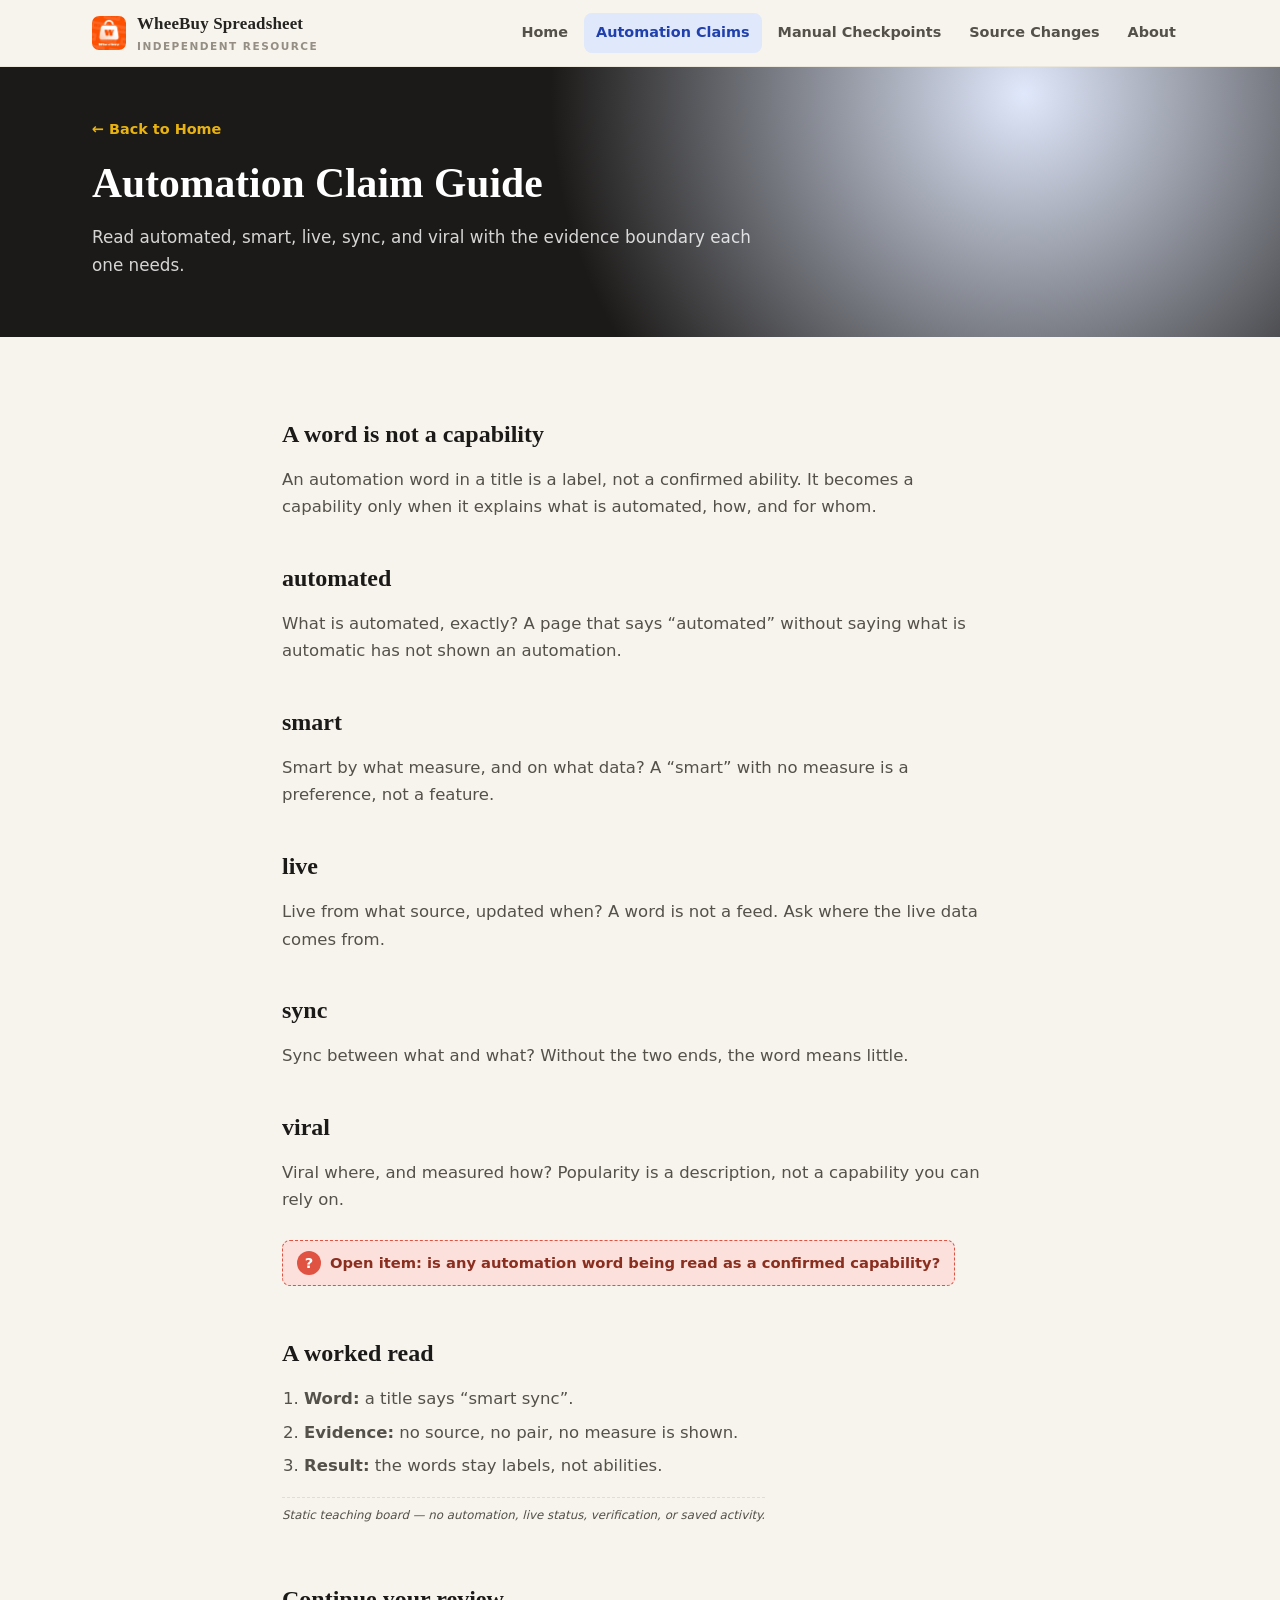
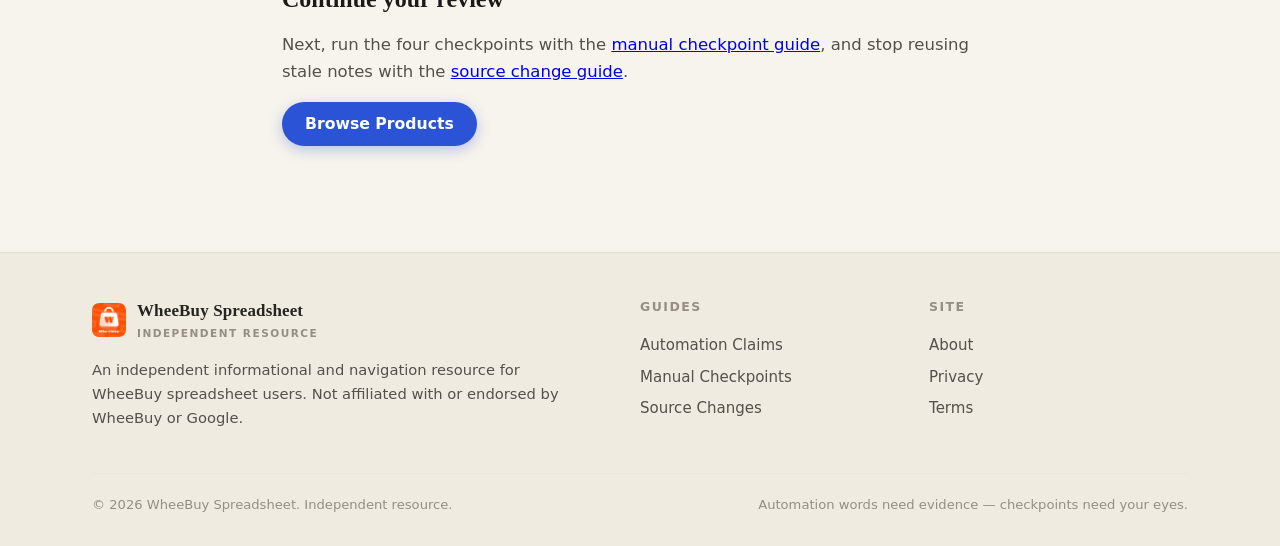
<file: automation-claim-guide/index.html>
<!DOCTYPE html>
<html lang="en">
<head>
  <meta charset="UTF-8">
  <meta name="viewport" content="width=device-width, initial-scale=1.0">
  <title>Automation Claim Guide | WheeBuy Spreadsheet</title>
  <meta name="description" content="Read automated, smart, live, sync, and viral with the evidence boundary each one needs.">
  <link rel="canonical" href="https://repglide.github.io/wheebuy-spreadsheet/automation-claim-guide/">
  <link rel="icon" type="image/png" href="../assets/images/favicon.png">
  <link rel="stylesheet" href="../assets/css/styles.css">

  <meta property="og:type" content="article">
  <meta property="og:url" content="https://repglide.github.io/wheebuy-spreadsheet/automation-claim-guide/">
  <meta property="og:title" content="Automation Claim Guide | WheeBuy Spreadsheet">
  <meta property="og:description" content="Read automated, smart, live, sync, and viral with the evidence boundary each one needs.">
  <meta name="twitter:card" content="summary">

  <script type="application/ld+json">
  {
    "@context": "https://schema.org",
    "@graph": [
      { "@type": "WebSite", "@id": "https://repglide.github.io/wheebuy-spreadsheet/#website", "url": "https://repglide.github.io/wheebuy-spreadsheet/", "name": "WheeBuy Spreadsheet & Manual-Check Guide" },
      { "@type": "BreadcrumbList", "itemListElement": [
        { "@type": "ListItem", "position": 1, "name": "Home", "item": "https://repglide.github.io/wheebuy-spreadsheet/" },
        { "@type": "ListItem", "position": 2, "name": "Automation Claim Guide", "item": "https://repglide.github.io/wheebuy-spreadsheet/automation-claim-guide/" }
      ]},
      { "@type": "Article", "@id": "https://repglide.github.io/wheebuy-spreadsheet/automation-claim-guide/#article", "headline": "Automation Claim Guide", "description": "Read automated, smart, live, sync, and viral with the evidence boundary each one needs.", "isPartOf": { "@id": "https://repglide.github.io/wheebuy-spreadsheet/#website" } }
    ]
  }
  </script>
</head>
<body>
  <a href="#main-content" class="skip-link">Skip to main content</a>

  <header class="site-header">
    <div class="container header-inner">
      <a href="../index.html" class="brand" aria-label="WheeBuy Spreadsheet Home">
        <img src="../assets/images/logo.png" alt="WheeBuy logo" width="34" height="34">
        <span class="brand-name">WheeBuy Spreadsheet<small>Independent Resource</small></span>
      </a>
      <button class="mobile-nav-toggle" aria-expanded="false" aria-label="Toggle navigation menu">
        <svg viewBox="0 0 24 24" fill="none" stroke="currentColor" stroke-width="2" width="22" height="22"><line x1="3" y1="6" x2="21" y2="6"></line><line x1="3" y1="12" x2="21" y2="12"></line><line x1="3" y1="18" x2="21" y2="18"></line></svg>
      </button>
      <nav class="main-nav" aria-label="Primary Navigation">
        <ul>
          <li><a href="../index.html">Home</a></li>
          <li><a href="../automation-claim-guide/" class="active">Automation Claims</a></li>
          <li><a href="../manual-checkpoint-guide/">Manual Checkpoints</a></li>
          <li><a href="../source-change-guide/">Source Changes</a></li>
          <li><a href="../about/">About</a></li>
        </ul>
      </nav>
    </div>
  </header>

  <main id="main-content">
    <section class="page-hero">
      <div class="container">
        <a class="back-link" href="../index.html">← Back to Home</a>
        <h1>Automation Claim Guide</h1>
        <p>Read automated, smart, live, sync, and viral with the evidence boundary each one needs.</p>
      </div>
    </section>

    <div class="article-body">
      <h2>A word is not a capability</h2>
      <p>An automation word in a title is a label, not a confirmed ability. It becomes a capability only when it explains what is automated, how, and for whom.</p>

      <h2>automated</h2>
      <p>What is automated, exactly? A page that says &ldquo;automated&rdquo; without saying what is automatic has not shown an automation.</p>

      <h2>smart</h2>
      <p>Smart by what measure, and on what data? A &ldquo;smart&rdquo; with no measure is a preference, not a feature.</p>

      <h2>live</h2>
      <p>Live from what source, updated when? A word is not a feed. Ask where the live data comes from.</p>

      <h2>sync</h2>
      <p>Sync between what and what? Without the two ends, the word means little.</p>

      <h2>viral</h2>
      <p>Viral where, and measured how? Popularity is a description, not a capability you can rely on.</p>

      <div class="open-note"><span class="qmark">?</span>Open item: is any automation word being read as a confirmed capability?</div>

      <h2>A worked read</h2>
      <ol>
        <li><strong>Word:</strong> a title says &ldquo;smart sync&rdquo;.</li>
        <li><strong>Evidence:</strong> no source, no pair, no measure is shown.</li>
        <li><strong>Result:</strong> the words stay labels, not abilities.</li>
      </ol>
      <p class="example-flag">Static teaching board — no automation, live status, verification, or saved activity.</p>

      <h2>Continue your review</h2>
      <p>Next, run the four checkpoints with the <a href="../manual-checkpoint-guide/">manual checkpoint guide</a>, and stop reusing stale notes with the <a href="../source-change-guide/">source change guide</a>.</p>
      <p><a href="https://repglide.com/?agent=wheebuy" class="btn btn-primary" target="_blank" rel="nofollow noopener">Browse Products</a></p>
    </div>
  </main>

  <footer class="site-footer">
    <div class="container">
      <div class="footer-grid">
        <div class="footer-brand">
          <a href="../index.html" class="brand" aria-label="WheeBuy Spreadsheet Home">
            <img src="../assets/images/logo.png" alt="WheeBuy logo" width="30" height="30">
            <span class="brand-name">WheeBuy Spreadsheet<small>Independent Resource</small></span>
          </a>
          <p>An independent informational and navigation resource for WheeBuy spreadsheet users. Not affiliated with or endorsed by WheeBuy or Google.</p>
        </div>
        <div class="footer-col">
          <h4>Guides</h4>
          <ul>
            <li><a href="../automation-claim-guide/">Automation Claims</a></li>
            <li><a href="../manual-checkpoint-guide/">Manual Checkpoints</a></li>
            <li><a href="../source-change-guide/">Source Changes</a></li>
          </ul>
        </div>
        <div class="footer-col">
          <h4>Site</h4>
          <ul>
            <li><a href="../about/">About</a></li>
            <li><a href="../privacy/">Privacy</a></li>
            <li><a href="../terms/">Terms</a></li>
          </ul>
        </div>
      </div>
      <div class="footer-bottom">
        <span>&copy; <span id="year">2026</span> WheeBuy Spreadsheet. Independent resource.</span>
        <span>Automation words need evidence — checkpoints need your eyes.</span>
      </div>
    </div>
  </footer>

  <script src="../assets/js/main.js"></script>
</body>
</html>
</file>
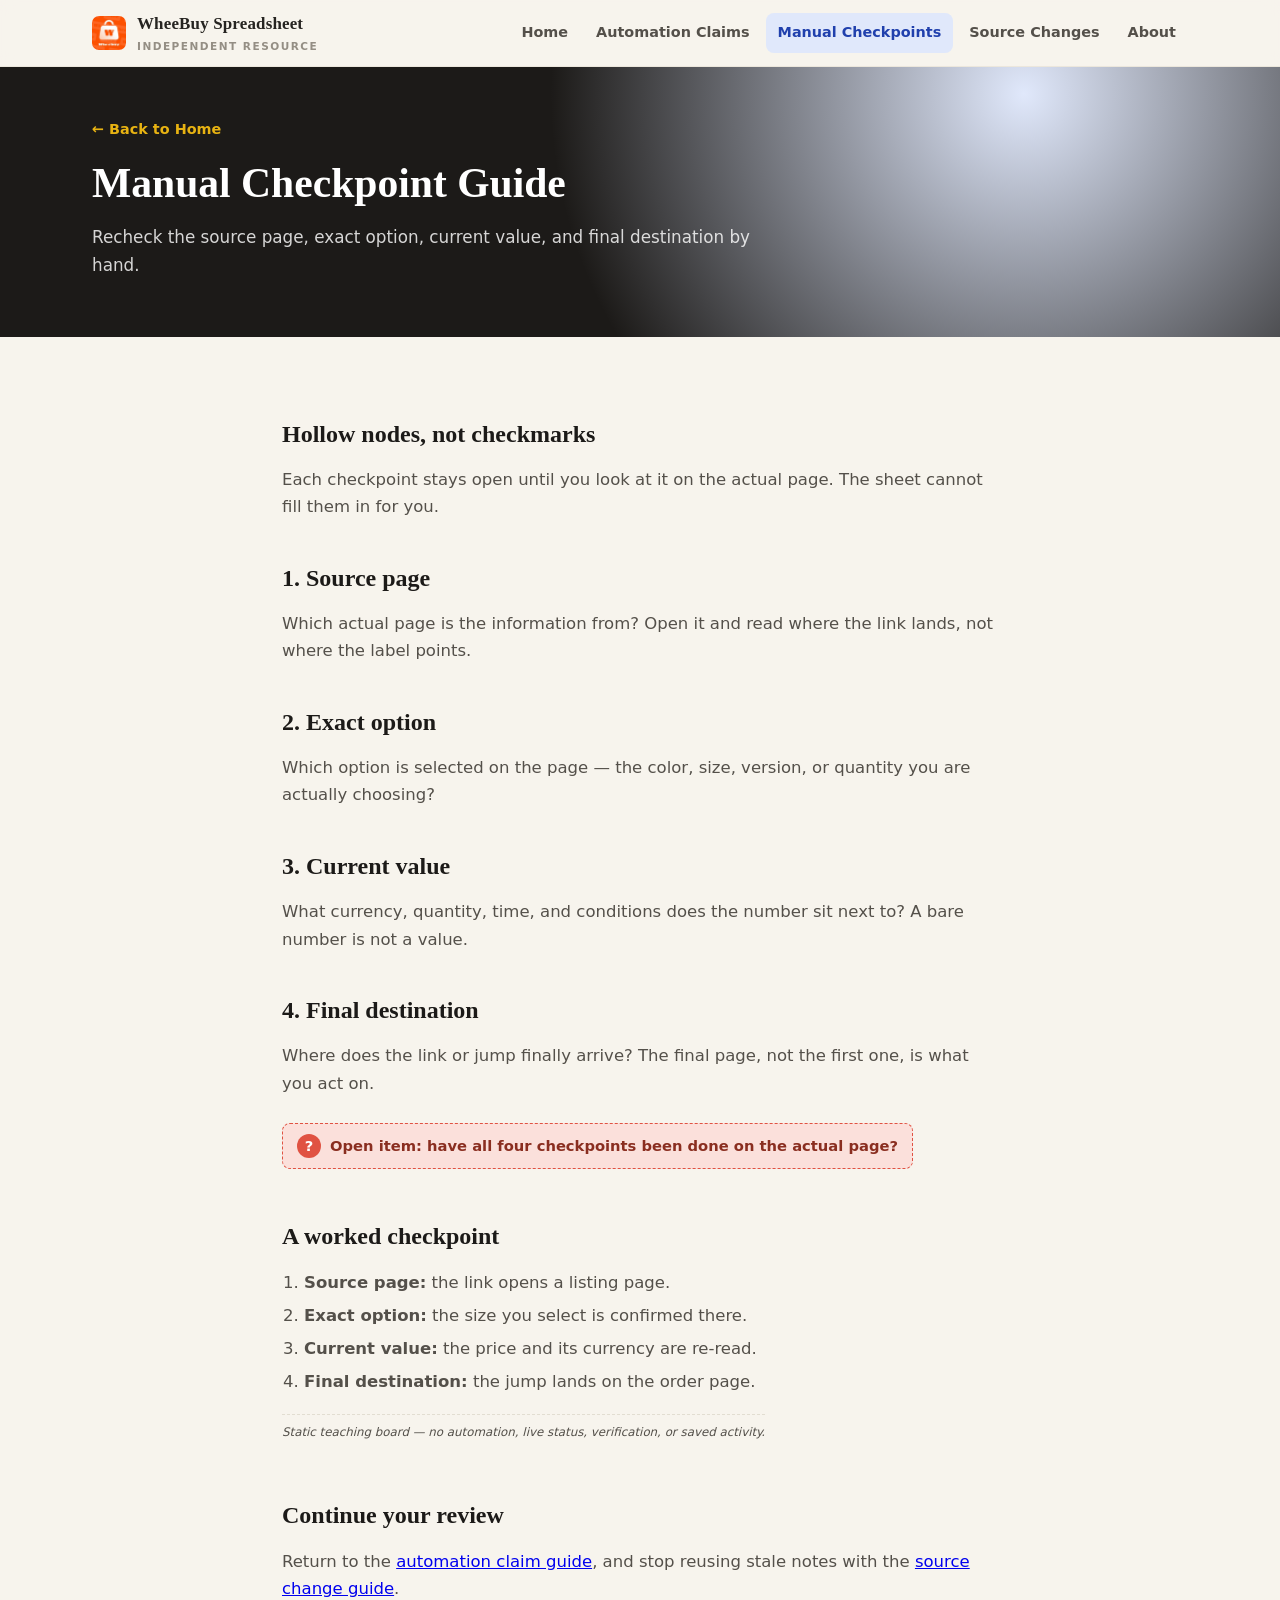
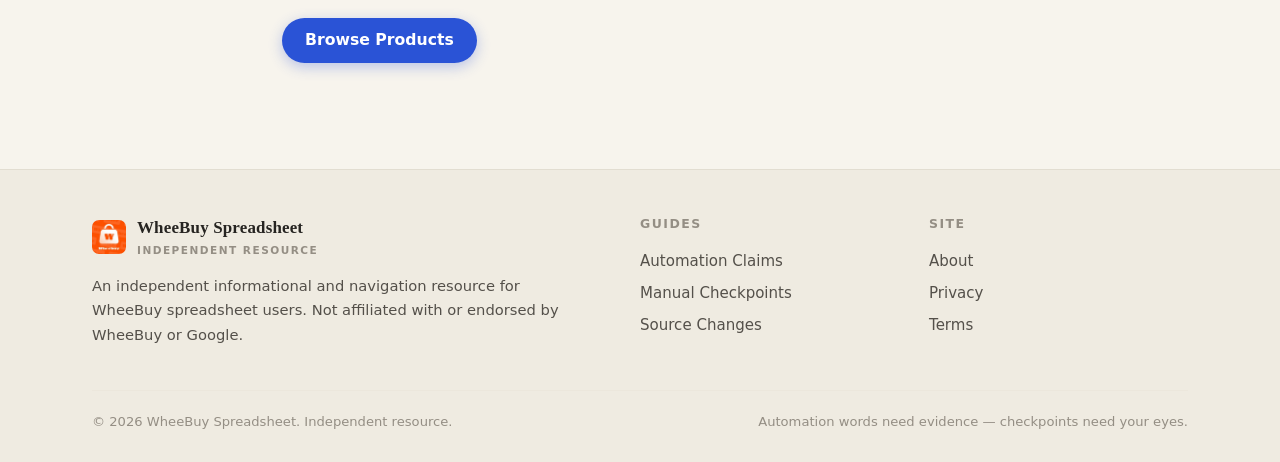
<file: manual-checkpoint-guide/index.html>
<!DOCTYPE html>
<html lang="en">
<head>
  <meta charset="UTF-8">
  <meta name="viewport" content="width=device-width, initial-scale=1.0">
  <title>Manual Checkpoint Guide | WheeBuy Spreadsheet</title>
  <meta name="description" content="Recheck the source page, exact option, current value, and final destination by hand.">
  <link rel="canonical" href="https://repglide.github.io/wheebuy-spreadsheet/manual-checkpoint-guide/">
  <link rel="icon" type="image/png" href="../assets/images/favicon.png">
  <link rel="stylesheet" href="../assets/css/styles.css">

  <meta property="og:type" content="article">
  <meta property="og:url" content="https://repglide.github.io/wheebuy-spreadsheet/manual-checkpoint-guide/">
  <meta property="og:title" content="Manual Checkpoint Guide | WheeBuy Spreadsheet">
  <meta property="og:description" content="Recheck the source page, exact option, current value, and final destination by hand.">
  <meta name="twitter:card" content="summary">

  <script type="application/ld+json">
  {
    "@context": "https://schema.org",
    "@graph": [
      { "@type": "WebSite", "@id": "https://repglide.github.io/wheebuy-spreadsheet/#website", "url": "https://repglide.github.io/wheebuy-spreadsheet/", "name": "WheeBuy Spreadsheet & Manual-Check Guide" },
      { "@type": "BreadcrumbList", "itemListElement": [
        { "@type": "ListItem", "position": 1, "name": "Home", "item": "https://repglide.github.io/wheebuy-spreadsheet/" },
        { "@type": "ListItem", "position": 2, "name": "Manual Checkpoint Guide", "item": "https://repglide.github.io/wheebuy-spreadsheet/manual-checkpoint-guide/" }
      ]},
      { "@type": "Article", "@id": "https://repglide.github.io/wheebuy-spreadsheet/manual-checkpoint-guide/#article", "headline": "Manual Checkpoint Guide", "description": "Recheck the source page, exact option, current value, and final destination by hand.", "isPartOf": { "@id": "https://repglide.github.io/wheebuy-spreadsheet/#website" } }
    ]
  }
  </script>
</head>
<body>
  <a href="#main-content" class="skip-link">Skip to main content</a>

  <header class="site-header">
    <div class="container header-inner">
      <a href="../index.html" class="brand" aria-label="WheeBuy Spreadsheet Home">
        <img src="../assets/images/logo.png" alt="WheeBuy logo" width="34" height="34">
        <span class="brand-name">WheeBuy Spreadsheet<small>Independent Resource</small></span>
      </a>
      <button class="mobile-nav-toggle" aria-expanded="false" aria-label="Toggle navigation menu">
        <svg viewBox="0 0 24 24" fill="none" stroke="currentColor" stroke-width="2" width="22" height="22"><line x1="3" y1="6" x2="21" y2="6"></line><line x1="3" y1="12" x2="21" y2="12"></line><line x1="3" y1="18" x2="21" y2="18"></line></svg>
      </button>
      <nav class="main-nav" aria-label="Primary Navigation">
        <ul>
          <li><a href="../index.html">Home</a></li>
          <li><a href="../automation-claim-guide/">Automation Claims</a></li>
          <li><a href="../manual-checkpoint-guide/" class="active">Manual Checkpoints</a></li>
          <li><a href="../source-change-guide/">Source Changes</a></li>
          <li><a href="../about/">About</a></li>
        </ul>
      </nav>
    </div>
  </header>

  <main id="main-content">
    <section class="page-hero">
      <div class="container">
        <a class="back-link" href="../index.html">← Back to Home</a>
        <h1>Manual Checkpoint Guide</h1>
        <p>Recheck the source page, exact option, current value, and final destination by hand.</p>
      </div>
    </section>

    <div class="article-body">
      <h2>Hollow nodes, not checkmarks</h2>
      <p>Each checkpoint stays open until you look at it on the actual page. The sheet cannot fill them in for you.</p>

      <h2>1. Source page</h2>
      <p>Which actual page is the information from? Open it and read where the link lands, not where the label points.</p>

      <h2>2. Exact option</h2>
      <p>Which option is selected on the page — the color, size, version, or quantity you are actually choosing?</p>

      <h2>3. Current value</h2>
      <p>What currency, quantity, time, and conditions does the number sit next to? A bare number is not a value.</p>

      <h2>4. Final destination</h2>
      <p>Where does the link or jump finally arrive? The final page, not the first one, is what you act on.</p>

      <div class="open-note"><span class="qmark">?</span>Open item: have all four checkpoints been done on the actual page?</div>

      <h2>A worked checkpoint</h2>
      <ol>
        <li><strong>Source page:</strong> the link opens a listing page.</li>
        <li><strong>Exact option:</strong> the size you select is confirmed there.</li>
        <li><strong>Current value:</strong> the price and its currency are re-read.</li>
        <li><strong>Final destination:</strong> the jump lands on the order page.</li>
      </ol>
      <p class="example-flag">Static teaching board — no automation, live status, verification, or saved activity.</p>

      <h2>Continue your review</h2>
      <p>Return to the <a href="../automation-claim-guide/">automation claim guide</a>, and stop reusing stale notes with the <a href="../source-change-guide/">source change guide</a>.</p>
      <p><a href="https://repglide.com/?agent=wheebuy" class="btn btn-primary" target="_blank" rel="nofollow noopener">Browse Products</a></p>
    </div>
  </main>

  <footer class="site-footer">
    <div class="container">
      <div class="footer-grid">
        <div class="footer-brand">
          <a href="../index.html" class="brand" aria-label="WheeBuy Spreadsheet Home">
            <img src="../assets/images/logo.png" alt="WheeBuy logo" width="30" height="30">
            <span class="brand-name">WheeBuy Spreadsheet<small>Independent Resource</small></span>
          </a>
          <p>An independent informational and navigation resource for WheeBuy spreadsheet users. Not affiliated with or endorsed by WheeBuy or Google.</p>
        </div>
        <div class="footer-col">
          <h4>Guides</h4>
          <ul>
            <li><a href="../automation-claim-guide/">Automation Claims</a></li>
            <li><a href="../manual-checkpoint-guide/">Manual Checkpoints</a></li>
            <li><a href="../source-change-guide/">Source Changes</a></li>
          </ul>
        </div>
        <div class="footer-col">
          <h4>Site</h4>
          <ul>
            <li><a href="../about/">About</a></li>
            <li><a href="../privacy/">Privacy</a></li>
            <li><a href="../terms/">Terms</a></li>
          </ul>
        </div>
      </div>
      <div class="footer-bottom">
        <span>&copy; <span id="year">2026</span> WheeBuy Spreadsheet. Independent resource.</span>
        <span>Automation words need evidence — checkpoints need your eyes.</span>
      </div>
    </div>
  </footer>

  <script src="../assets/js/main.js"></script>
</body>
</html>
</file>
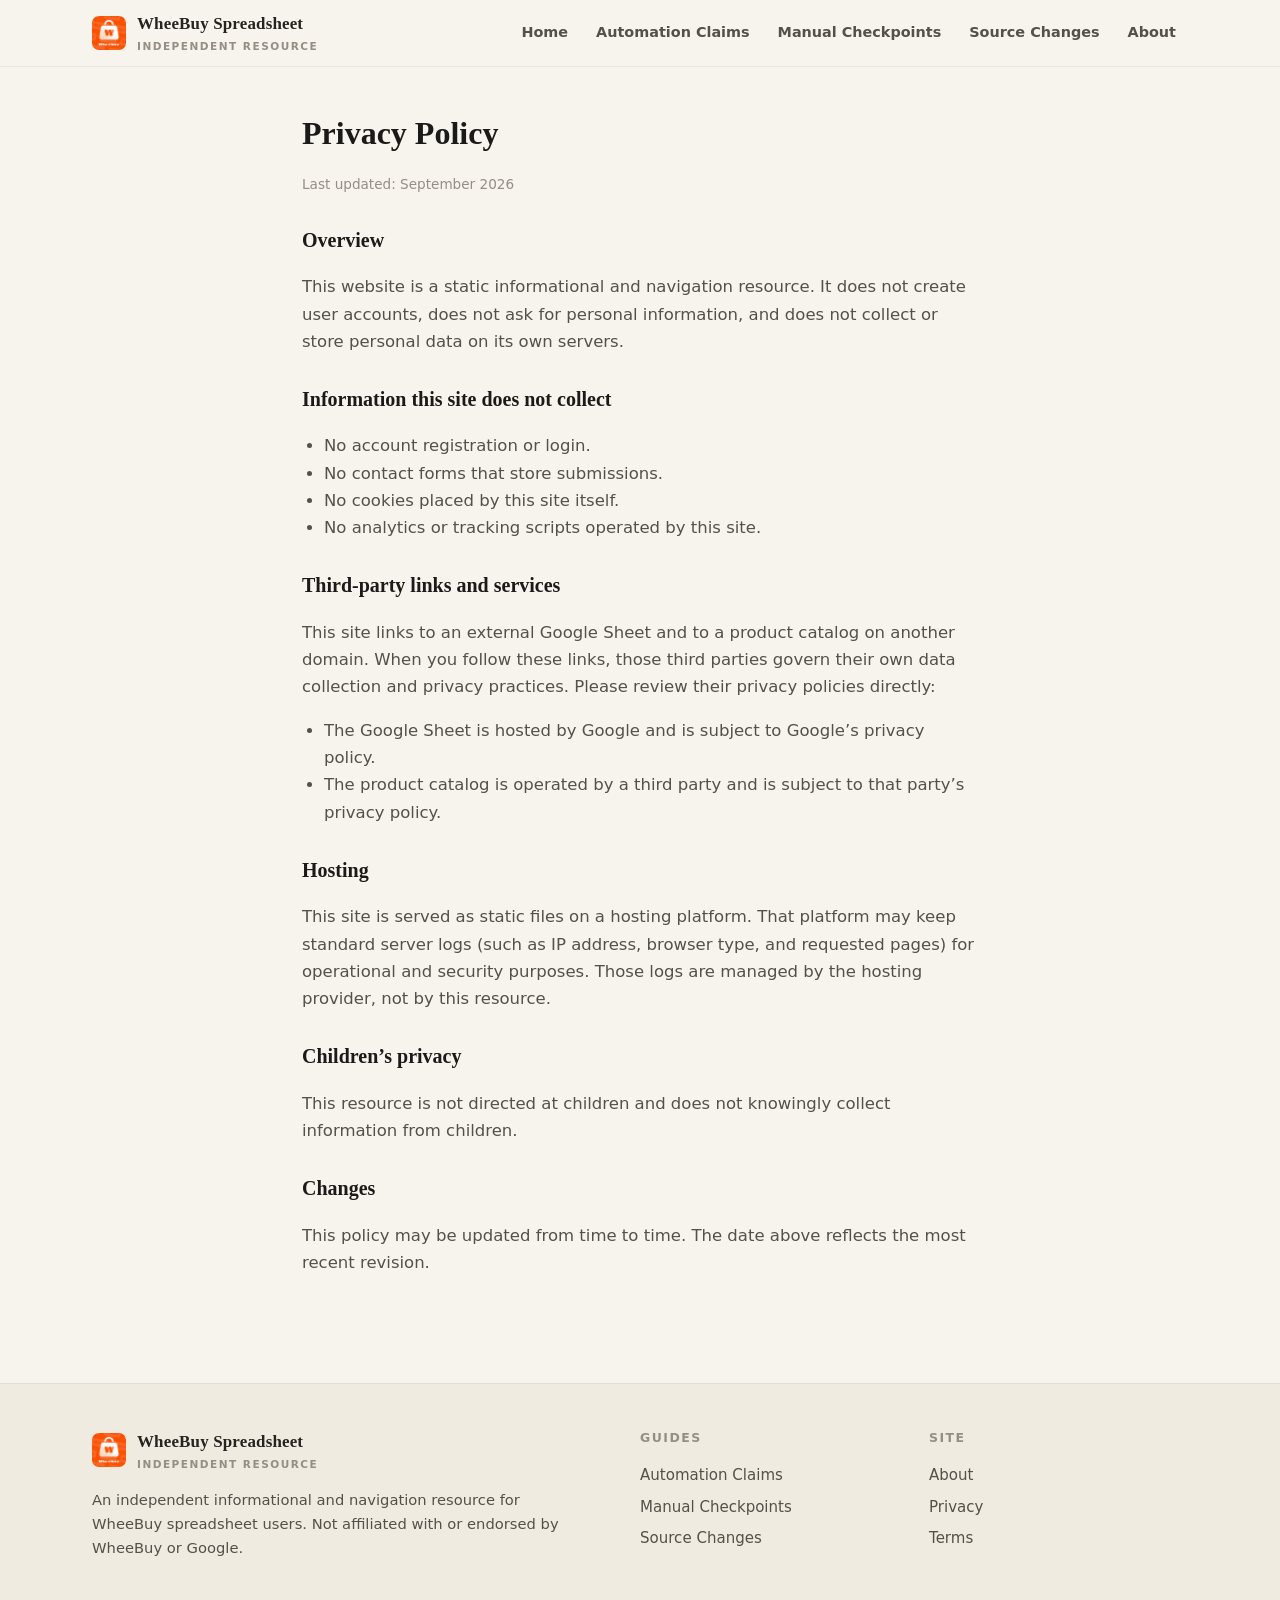
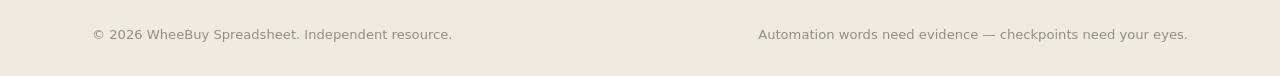
<file: privacy/index.html>
<!DOCTYPE html>
<html lang="en">
<head>
  <meta charset="UTF-8">
  <meta name="viewport" content="width=device-width, initial-scale=1.0">
  <title>Privacy Policy | WheeBuy Spreadsheet</title>
  <meta name="description" content="Privacy policy for the WheeBuy Spreadsheet independent resource.">
  <link rel="canonical" href="https://repglide.github.io/wheebuy-spreadsheet/privacy/">
  <link rel="icon" type="image/png" href="../assets/images/favicon.png">
  <link rel="stylesheet" href="../assets/css/styles.css">
  <meta name="robots" content="index, follow">
</head>
<body>
  <a href="#main-content" class="skip-link">Skip to main content</a>

  <header class="site-header">
    <div class="container header-inner">
      <a href="../index.html" class="brand" aria-label="WheeBuy Spreadsheet Home">
        <img src="../assets/images/logo.png" alt="WheeBuy logo" width="34" height="34">
        <span class="brand-name">WheeBuy Spreadsheet<small>Independent Resource</small></span>
      </a>
      <button class="mobile-nav-toggle" aria-expanded="false" aria-label="Toggle navigation menu">
        <svg viewBox="0 0 24 24" fill="none" stroke="currentColor" stroke-width="2" width="22" height="22"><line x1="3" y1="6" x2="21" y2="6"></line><line x1="3" y1="12" x2="21" y2="12"></line><line x1="3" y1="18" x2="21" y2="18"></line></svg>
      </button>
      <nav class="main-nav" aria-label="Primary Navigation">
        <ul>
          <li><a href="../index.html">Home</a></li>
          <li><a href="../automation-claim-guide/">Automation Claims</a></li>
          <li><a href="../manual-checkpoint-guide/">Manual Checkpoints</a></li>
          <li><a href="../source-change-guide/">Source Changes</a></li>
          <li><a href="../about/">About</a></li>
        </ul>
      </nav>
    </div>
  </header>

  <main id="main-content">
    <div class="legal-body">
      <h1>Privacy Policy</h1>
      <p class="legal-date">Last updated: September 2026</p>

      <h2>Overview</h2>
      <p>This website is a static informational and navigation resource. It does not create user accounts, does not ask for personal information, and does not collect or store personal data on its own servers.</p>

      <h2>Information this site does not collect</h2>
      <ul>
        <li>No account registration or login.</li>
        <li>No contact forms that store submissions.</li>
        <li>No cookies placed by this site itself.</li>
        <li>No analytics or tracking scripts operated by this site.</li>
      </ul>

      <h2>Third-party links and services</h2>
      <p>This site links to an external Google Sheet and to a product catalog on another domain. When you follow these links, those third parties govern their own data collection and privacy practices. Please review their privacy policies directly:</p>
      <ul>
        <li>The Google Sheet is hosted by Google and is subject to Google&rsquo;s privacy policy.</li>
        <li>The product catalog is operated by a third party and is subject to that party&rsquo;s privacy policy.</li>
      </ul>

      <h2>Hosting</h2>
      <p>This site is served as static files on a hosting platform. That platform may keep standard server logs (such as IP address, browser type, and requested pages) for operational and security purposes. Those logs are managed by the hosting provider, not by this resource.</p>

      <h2>Children&rsquo;s privacy</h2>
      <p>This resource is not directed at children and does not knowingly collect information from children.</p>

      <h2>Changes</h2>
      <p>This policy may be updated from time to time. The date above reflects the most recent revision.</p>
    </div>
  </main>

  <footer class="site-footer">
    <div class="container">
      <div class="footer-grid">
        <div class="footer-brand">
          <a href="../index.html" class="brand" aria-label="WheeBuy Spreadsheet Home">
            <img src="../assets/images/logo.png" alt="WheeBuy logo" width="30" height="30">
            <span class="brand-name">WheeBuy Spreadsheet<small>Independent Resource</small></span>
          </a>
          <p>An independent informational and navigation resource for WheeBuy spreadsheet users. Not affiliated with or endorsed by WheeBuy or Google.</p>
        </div>
        <div class="footer-col">
          <h4>Guides</h4>
          <ul>
            <li><a href="../automation-claim-guide/">Automation Claims</a></li>
            <li><a href="../manual-checkpoint-guide/">Manual Checkpoints</a></li>
            <li><a href="../source-change-guide/">Source Changes</a></li>
          </ul>
        </div>
        <div class="footer-col">
          <h4>Site</h4>
          <ul>
            <li><a href="../about/">About</a></li>
            <li><a href="../privacy/">Privacy</a></li>
            <li><a href="../terms/">Terms</a></li>
          </ul>
        </div>
      </div>
      <div class="footer-bottom">
        <span>&copy; <span id="year">2026</span> WheeBuy Spreadsheet. Independent resource.</span>
        <span>Automation words need evidence — checkpoints need your eyes.</span>
      </div>
    </div>
  </footer>

  <script src="../assets/js/main.js"></script>
</body>
</html>
</file>
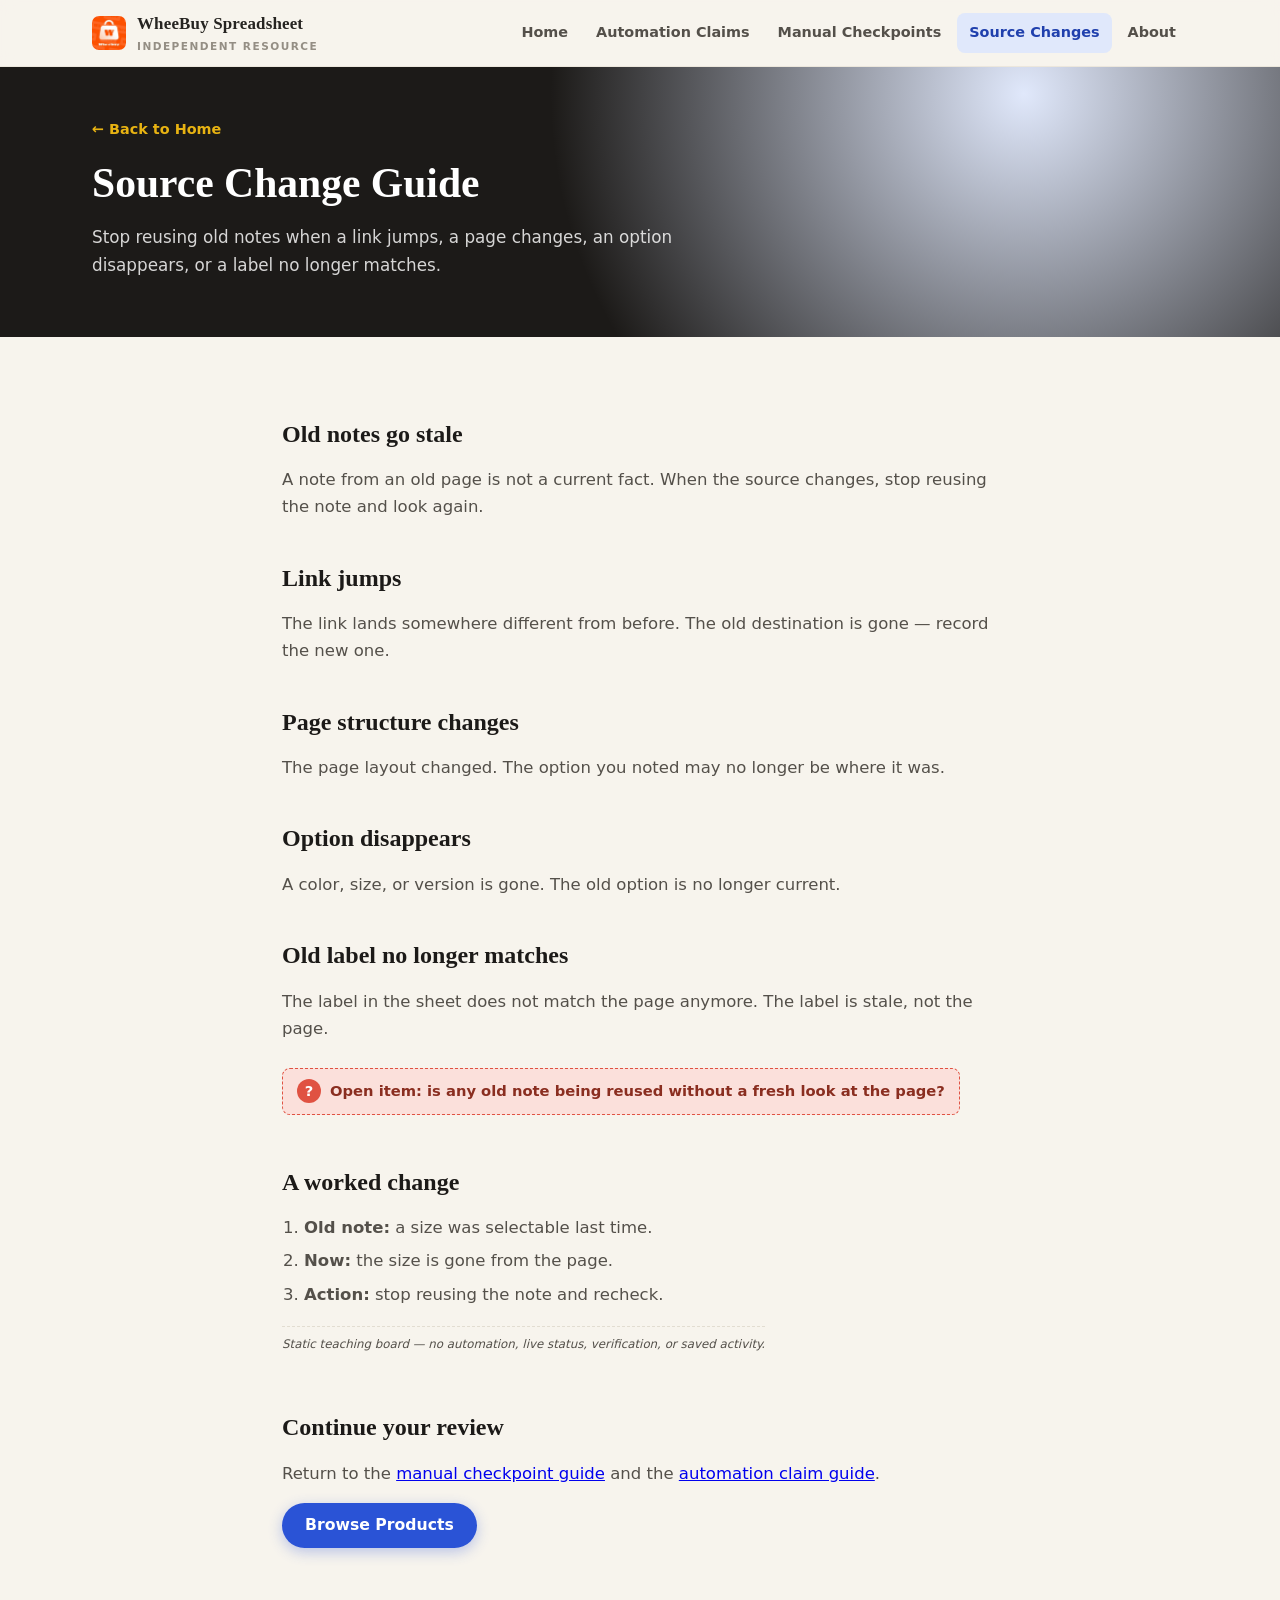
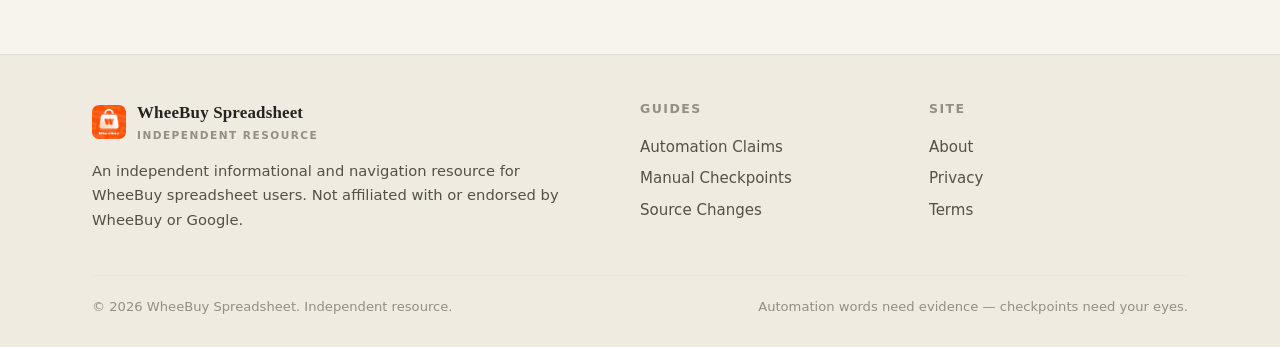
<file: source-change-guide/index.html>
<!DOCTYPE html>
<html lang="en">
<head>
  <meta charset="UTF-8">
  <meta name="viewport" content="width=device-width, initial-scale=1.0">
  <title>Source Change Guide | WheeBuy Spreadsheet</title>
  <meta name="description" content="Stop reusing old notes when a link jumps, a page structure changes, an option disappears, or an old label no longer matches the page.">
  <link rel="canonical" href="https://repglide.github.io/wheebuy-spreadsheet/source-change-guide/">
  <link rel="icon" type="image/png" href="../assets/images/favicon.png">
  <link rel="stylesheet" href="../assets/css/styles.css">

  <meta property="og:type" content="article">
  <meta property="og:url" content="https://repglide.github.io/wheebuy-spreadsheet/source-change-guide/">
  <meta property="og:title" content="Source Change Guide | WheeBuy Spreadsheet">
  <meta property="og:description" content="Stop reusing old notes when a link jumps, a page structure changes, an option disappears, or an old label no longer matches the page.">
  <meta name="twitter:card" content="summary">

  <script type="application/ld+json">
  {
    "@context": "https://schema.org",
    "@graph": [
      { "@type": "WebSite", "@id": "https://repglide.github.io/wheebuy-spreadsheet/#website", "url": "https://repglide.github.io/wheebuy-spreadsheet/", "name": "WheeBuy Spreadsheet & Manual-Check Guide" },
      { "@type": "BreadcrumbList", "itemListElement": [
        { "@type": "ListItem", "position": 1, "name": "Home", "item": "https://repglide.github.io/wheebuy-spreadsheet/" },
        { "@type": "ListItem", "position": 2, "name": "Source Change Guide", "item": "https://repglide.github.io/wheebuy-spreadsheet/source-change-guide/" }
      ]},
      { "@type": "Article", "@id": "https://repglide.github.io/wheebuy-spreadsheet/source-change-guide/#article", "headline": "Source Change Guide", "description": "Stop reusing old notes when a link jumps, a page structure changes, an option disappears, or an old label no longer matches the page.", "isPartOf": { "@id": "https://repglide.github.io/wheebuy-spreadsheet/#website" } }
    ]
  }
  </script>
</head>
<body>
  <a href="#main-content" class="skip-link">Skip to main content</a>

  <header class="site-header">
    <div class="container header-inner">
      <a href="../index.html" class="brand" aria-label="WheeBuy Spreadsheet Home">
        <img src="../assets/images/logo.png" alt="WheeBuy logo" width="34" height="34">
        <span class="brand-name">WheeBuy Spreadsheet<small>Independent Resource</small></span>
      </a>
      <button class="mobile-nav-toggle" aria-expanded="false" aria-label="Toggle navigation menu">
        <svg viewBox="0 0 24 24" fill="none" stroke="currentColor" stroke-width="2" width="22" height="22"><line x1="3" y1="6" x2="21" y2="6"></line><line x1="3" y1="12" x2="21" y2="12"></line><line x1="3" y1="18" x2="21" y2="18"></line></svg>
      </button>
      <nav class="main-nav" aria-label="Primary Navigation">
        <ul>
          <li><a href="../index.html">Home</a></li>
          <li><a href="../automation-claim-guide/">Automation Claims</a></li>
          <li><a href="../manual-checkpoint-guide/">Manual Checkpoints</a></li>
          <li><a href="../source-change-guide/" class="active">Source Changes</a></li>
          <li><a href="../about/">About</a></li>
        </ul>
      </nav>
    </div>
  </header>

  <main id="main-content">
    <section class="page-hero">
      <div class="container">
        <a class="back-link" href="../index.html">← Back to Home</a>
        <h1>Source Change Guide</h1>
        <p>Stop reusing old notes when a link jumps, a page changes, an option disappears, or a label no longer matches.</p>
      </div>
    </section>

    <div class="article-body">
      <h2>Old notes go stale</h2>
      <p>A note from an old page is not a current fact. When the source changes, stop reusing the note and look again.</p>

      <h2>Link jumps</h2>
      <p>The link lands somewhere different from before. The old destination is gone — record the new one.</p>

      <h2>Page structure changes</h2>
      <p>The page layout changed. The option you noted may no longer be where it was.</p>

      <h2>Option disappears</h2>
      <p>A color, size, or version is gone. The old option is no longer current.</p>

      <h2>Old label no longer matches</h2>
      <p>The label in the sheet does not match the page anymore. The label is stale, not the page.</p>

      <div class="open-note"><span class="qmark">?</span>Open item: is any old note being reused without a fresh look at the page?</div>

      <h2>A worked change</h2>
      <ol>
        <li><strong>Old note:</strong> a size was selectable last time.</li>
        <li><strong>Now:</strong> the size is gone from the page.</li>
        <li><strong>Action:</strong> stop reusing the note and recheck.</li>
      </ol>
      <p class="example-flag">Static teaching board — no automation, live status, verification, or saved activity.</p>

      <h2>Continue your review</h2>
      <p>Return to the <a href="../manual-checkpoint-guide/">manual checkpoint guide</a> and the <a href="../automation-claim-guide/">automation claim guide</a>.</p>
      <p><a href="https://repglide.com/?agent=wheebuy" class="btn btn-primary" target="_blank" rel="nofollow noopener">Browse Products</a></p>
    </div>
  </main>

  <footer class="site-footer">
    <div class="container">
      <div class="footer-grid">
        <div class="footer-brand">
          <a href="../index.html" class="brand" aria-label="WheeBuy Spreadsheet Home">
            <img src="../assets/images/logo.png" alt="WheeBuy logo" width="30" height="30">
            <span class="brand-name">WheeBuy Spreadsheet<small>Independent Resource</small></span>
          </a>
          <p>An independent informational and navigation resource for WheeBuy spreadsheet users. Not affiliated with or endorsed by WheeBuy or Google.</p>
        </div>
        <div class="footer-col">
          <h4>Guides</h4>
          <ul>
            <li><a href="../automation-claim-guide/">Automation Claims</a></li>
            <li><a href="../manual-checkpoint-guide/">Manual Checkpoints</a></li>
            <li><a href="../source-change-guide/">Source Changes</a></li>
          </ul>
        </div>
        <div class="footer-col">
          <h4>Site</h4>
          <ul>
            <li><a href="../about/">About</a></li>
            <li><a href="../privacy/">Privacy</a></li>
            <li><a href="../terms/">Terms</a></li>
          </ul>
        </div>
      </div>
      <div class="footer-bottom">
        <span>&copy; <span id="year">2026</span> WheeBuy Spreadsheet. Independent resource.</span>
        <span>Automation words need evidence — checkpoints need your eyes.</span>
      </div>
    </div>
  </footer>

  <script src="../assets/js/main.js"></script>
</body>
</html>
</file>
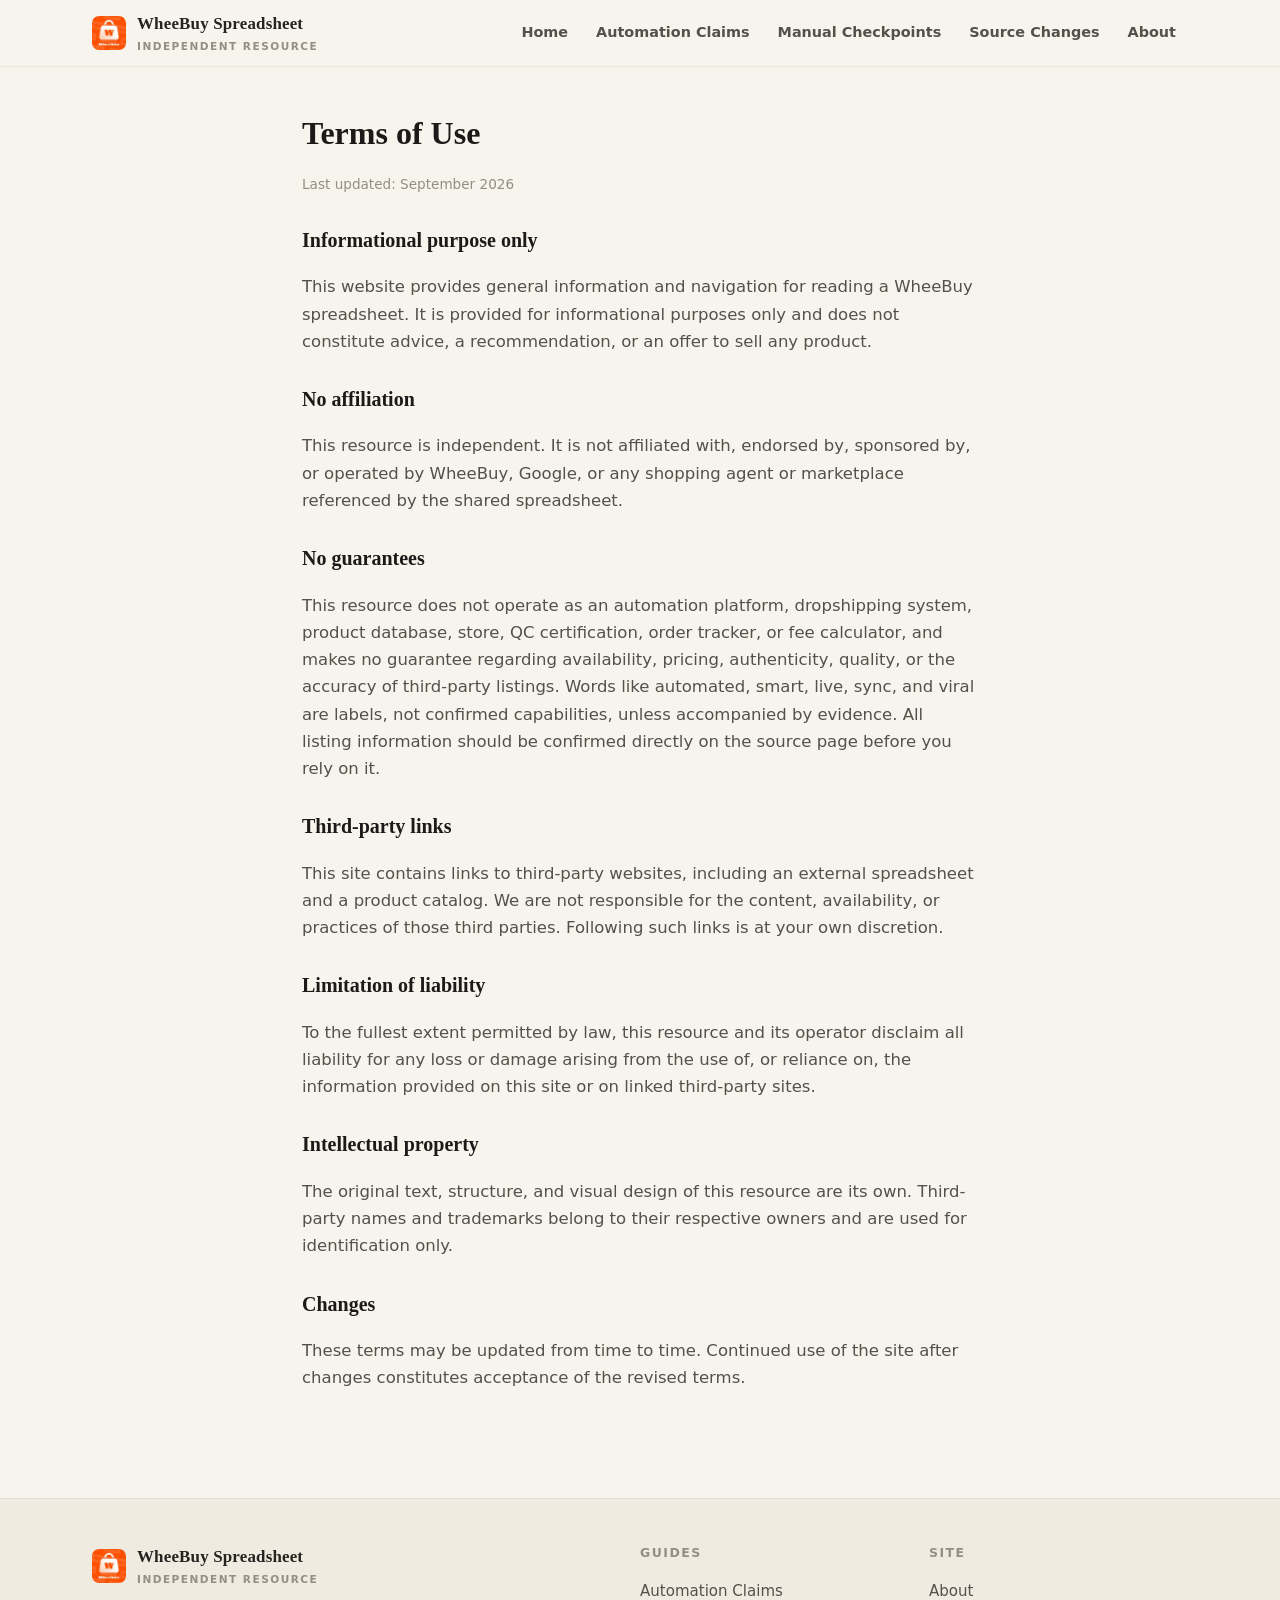
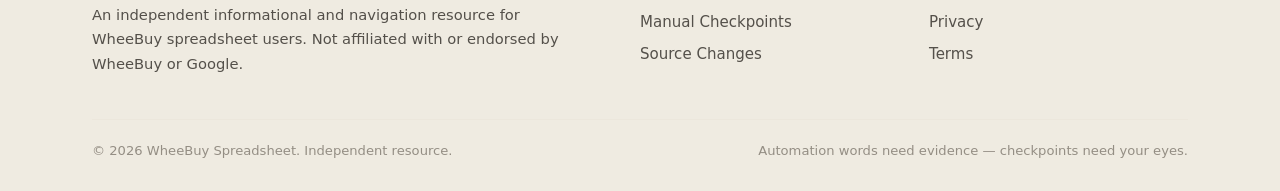
<file: terms/index.html>
<!DOCTYPE html>
<html lang="en">
<head>
  <meta charset="UTF-8">
  <meta name="viewport" content="width=device-width, initial-scale=1.0">
  <title>Terms of Use | WheeBuy Spreadsheet</title>
  <meta name="description" content="Terms of use for the WheeBuy Spreadsheet independent resource.">
  <link rel="canonical" href="https://repglide.github.io/wheebuy-spreadsheet/terms/">
  <link rel="icon" type="image/png" href="../assets/images/favicon.png">
  <link rel="stylesheet" href="../assets/css/styles.css">
  <meta name="robots" content="index, follow">
</head>
<body>
  <a href="#main-content" class="skip-link">Skip to main content</a>

  <header class="site-header">
    <div class="container header-inner">
      <a href="../index.html" class="brand" aria-label="WheeBuy Spreadsheet Home">
        <img src="../assets/images/logo.png" alt="WheeBuy logo" width="34" height="34">
        <span class="brand-name">WheeBuy Spreadsheet<small>Independent Resource</small></span>
      </a>
      <button class="mobile-nav-toggle" aria-expanded="false" aria-label="Toggle navigation menu">
        <svg viewBox="0 0 24 24" fill="none" stroke="currentColor" stroke-width="2" width="22" height="22"><line x1="3" y1="6" x2="21" y2="6"></line><line x1="3" y1="12" x2="21" y2="12"></line><line x1="3" y1="18" x2="21" y2="18"></line></svg>
      </button>
      <nav class="main-nav" aria-label="Primary Navigation">
        <ul>
          <li><a href="../index.html">Home</a></li>
          <li><a href="../automation-claim-guide/">Automation Claims</a></li>
          <li><a href="../manual-checkpoint-guide/">Manual Checkpoints</a></li>
          <li><a href="../source-change-guide/">Source Changes</a></li>
          <li><a href="../about/">About</a></li>
        </ul>
      </nav>
    </div>
  </header>

  <main id="main-content">
    <div class="legal-body">
      <h1>Terms of Use</h1>
      <p class="legal-date">Last updated: September 2026</p>

      <h2>Informational purpose only</h2>
      <p>This website provides general information and navigation for reading a WheeBuy spreadsheet. It is provided for informational purposes only and does not constitute advice, a recommendation, or an offer to sell any product.</p>

      <h2>No affiliation</h2>
      <p>This resource is independent. It is not affiliated with, endorsed by, sponsored by, or operated by WheeBuy, Google, or any shopping agent or marketplace referenced by the shared spreadsheet.</p>

      <h2>No guarantees</h2>
      <p>This resource does not operate as an automation platform, dropshipping system, product database, store, QC certification, order tracker, or fee calculator, and makes no guarantee regarding availability, pricing, authenticity, quality, or the accuracy of third-party listings. Words like automated, smart, live, sync, and viral are labels, not confirmed capabilities, unless accompanied by evidence. All listing information should be confirmed directly on the source page before you rely on it.</p>

      <h2>Third-party links</h2>
      <p>This site contains links to third-party websites, including an external spreadsheet and a product catalog. We are not responsible for the content, availability, or practices of those third parties. Following such links is at your own discretion.</p>

      <h2>Limitation of liability</h2>
      <p>To the fullest extent permitted by law, this resource and its operator disclaim all liability for any loss or damage arising from the use of, or reliance on, the information provided on this site or on linked third-party sites.</p>

      <h2>Intellectual property</h2>
      <p>The original text, structure, and visual design of this resource are its own. Third-party names and trademarks belong to their respective owners and are used for identification only.</p>

      <h2>Changes</h2>
      <p>These terms may be updated from time to time. Continued use of the site after changes constitutes acceptance of the revised terms.</p>
    </div>
  </main>

  <footer class="site-footer">
    <div class="container">
      <div class="footer-grid">
        <div class="footer-brand">
          <a href="../index.html" class="brand" aria-label="WheeBuy Spreadsheet Home">
            <img src="../assets/images/logo.png" alt="WheeBuy logo" width="30" height="30">
            <span class="brand-name">WheeBuy Spreadsheet<small>Independent Resource</small></span>
          </a>
          <p>An independent informational and navigation resource for WheeBuy spreadsheet users. Not affiliated with or endorsed by WheeBuy or Google.</p>
        </div>
        <div class="footer-col">
          <h4>Guides</h4>
          <ul>
            <li><a href="../automation-claim-guide/">Automation Claims</a></li>
            <li><a href="../manual-checkpoint-guide/">Manual Checkpoints</a></li>
            <li><a href="../source-change-guide/">Source Changes</a></li>
          </ul>
        </div>
        <div class="footer-col">
          <h4>Site</h4>
          <ul>
            <li><a href="../about/">About</a></li>
            <li><a href="../privacy/">Privacy</a></li>
            <li><a href="../terms/">Terms</a></li>
          </ul>
        </div>
      </div>
      <div class="footer-bottom">
        <span>&copy; <span id="year">2026</span> WheeBuy Spreadsheet. Independent resource.</span>
        <span>Automation words need evidence — checkpoints need your eyes.</span>
      </div>
    </div>
  </footer>

  <script src="../assets/js/main.js"></script>
</body>
</html>
</file>
<file: assets/css/styles.css>
/* ==========================================================================
   WheeBuy Spreadsheet — Manual Checkpoint / Paper Switchboard theme
   Warm paper white · dark charcoal · electric blue · signal yellow · coral · mint
   ========================================================================== */

:root {
  /* palette */
  --paper:       #F7F4ED;
  --paper-2:     #EFEBE1;
  --paper-3:     #E5E0D3;
  --ink:         #262421;
  --ink-2:       #1C1A18;
  --ink-soft:    #54504A;
  --ink-faint:   #948E84;
  --blue:        #2A53D6;
  --blue-d:      #2040AD;
  --blue-s:      #E0E8FB;
  --yellow:      #E8B312;
  --yellow-s:    #FCF1D0;
  --coral:       #E05242;
  --coral-s:     #FBE0DB;
  --mint:        #3BAE85;
  --mint-s:      #DFF4EC;
  --line:        #E2DDD1;
  --line-soft:   #ECE7DC;

  /* typography */
  --serif: Georgia, 'Times New Roman', Times, serif;
  --sans: system-ui, -apple-system, 'Segoe UI', Roboto, Helvetica, Arial, sans-serif;
  --mono: ui-monospace, SFMono-Regular, 'SF Mono', Menlo, Consolas, monospace;

  /* geometry */
  --radius: 14px;
  --radius-sm: 8px;
  --container: 1140px;
  --shadow-sm: 0 1px 2px rgba(38, 36, 33, 0.05), 0 2px 8px rgba(38, 36, 33, 0.06);
  --shadow-md: 0 4px 14px rgba(38, 36, 33, 0.10), 0 12px 32px rgba(38, 36, 33, 0.08);
}

* { box-sizing: border-box; }
html { scroll-behavior: smooth; -webkit-text-size-adjust: 100%; }

body {
  margin: 0;
  font-family: var(--sans);
  font-size: 16.5px;
  line-height: 1.65;
  color: var(--ink);
  background: var(--paper);
  -webkit-font-smoothing: antialiased;
  text-rendering: optimizeLegibility;
}

/* ---------- accessibility ---------- */
.skip-link { position: absolute; left: -9999px; top: 0; background: var(--ink); color: #fff; padding: 10px 16px; z-index: 200; border-radius: 0 0 var(--radius-sm) 0; }
.skip-link:focus { left: 0; }
:focus-visible { outline: 3px solid var(--blue); outline-offset: 2px; border-radius: 3px; }
.visually-hidden { position: absolute !important; width: 1px; height: 1px; margin: -1px; padding: 0; border: 0; overflow: hidden; clip: rect(0 0 0 0); white-space: nowrap; }

/* ---------- layout ---------- */
.container { max-width: var(--container); margin: 0 auto; padding: 0 22px; }

/* ---------- header ---------- */
.site-header { position: sticky; top: 0; z-index: 100; background: rgba(247, 244, 237, 0.92); backdrop-filter: saturate(140%) blur(8px); border-bottom: 1px solid var(--line-soft); }
.header-inner { display: flex; align-items: center; gap: 20px; height: 66px; }
.brand { display: flex; align-items: center; gap: 11px; text-decoration: none; color: var(--ink); }
.brand img { width: 34px; height: 34px; display: block; border-radius: 7px; }
.brand-name { font-family: var(--serif); font-weight: 700; font-size: 1.06rem; letter-spacing: 0.01em; }
.brand-name small { display: block; font-family: var(--sans); font-weight: 600; font-size: 0.66rem; color: var(--ink-faint); letter-spacing: 0.14em; text-transform: uppercase; }

.main-nav { margin-left: auto; }
.main-nav ul { display: flex; align-items: center; gap: 4px; list-style: none; margin: 0; padding: 0; }
.main-nav a { display: block; padding: 8px 12px; text-decoration: none; color: var(--ink-soft); font-weight: 600; font-size: 0.9rem; border-radius: var(--radius-sm); }
.main-nav a:hover { background: var(--paper-2); color: var(--ink); }
.main-nav a.active { color: var(--blue-d); background: var(--blue-s); }

.mobile-nav-toggle { display: none; margin-left: auto; width: 44px; height: 44px; border: 1px solid var(--line); background: #fff; border-radius: var(--radius-sm); cursor: pointer; color: var(--ink); }
.mobile-nav-toggle svg { display: block; margin: 0 auto; }

@media (max-width: 860px) {
  .main-nav { display: none; }
  .mobile-nav-toggle { display: block; }
  .main-nav.open { display: block; position: absolute; left: 0; right: 0; top: 66px; background: #fff; border-bottom: 1px solid var(--line); box-shadow: var(--shadow-md); }
  .main-nav.open ul { flex-direction: column; align-items: stretch; gap: 2px; padding: 8px; }
  .main-nav.open a { padding: 12px 14px; }
}

/* ---------- buttons ---------- */
.btn { display: inline-flex; align-items: center; justify-content: center; gap: 8px; padding: 12px 22px; border-radius: 999px; text-decoration: none; font-weight: 700; font-size: 0.98rem; line-height: 1.2; border: 1.5px solid transparent; transition: transform 0.12s ease, box-shadow 0.12s ease, background 0.12s ease; }
.btn:active { transform: translateY(1px); }
.btn-primary { background: var(--blue); color: #fff; box-shadow: 0 4px 14px rgba(42, 83, 214, 0.30); }
.btn-primary:hover { background: var(--blue-d); box-shadow: 0 6px 18px rgba(42, 83, 214, 0.38); }
.btn-secondary { background: #fff; color: var(--ink); border-color: var(--line); box-shadow: var(--shadow-sm); }
.btn-secondary:hover { border-color: var(--ink-soft); background: #fff; }
.btn-sm { padding: 9px 16px; font-size: 0.88rem; }

/* ---------- hero ---------- */
.hero-section { padding: 56px 0 44px; position: relative; overflow: hidden; background: radial-gradient(circle at 85% 8%, var(--blue-s) 0, transparent 42%), radial-gradient(circle at 6% 92%, var(--yellow-s) 0, transparent 40%); }
.hero-grid { display: grid; grid-template-columns: 1.05fr 0.95fr; gap: 44px; align-items: center; }
.hero-badge { display: inline-block; padding: 5px 13px; border-radius: 999px; background: var(--mint-s); color: #1E6B4C; font-weight: 700; font-size: 0.76rem; letter-spacing: 0.08em; text-transform: uppercase; }
.hero-title { font-family: var(--serif); font-size: clamp(2.05rem, 4.6vw, 3.1rem); line-height: 1.12; color: var(--ink-2); margin: 18px 0 16px; font-weight: 700; }
.hero-title em { font-style: normal; color: var(--blue-d); }
.hero-description { font-size: 1.08rem; color: var(--ink-soft); max-width: 34em; margin: 0 0 26px; }
.hero-actions { display: flex; flex-wrap: wrap; gap: 12px; }

/* hero paper circuit visual */
.hero-visual { position: relative; }
.circuit-hero { position: relative; width: 100%; }
.circuit-hero svg { display: block; width: 100%; height: auto; }

@media (max-width: 860px) {
  .hero-grid { grid-template-columns: 1fr; gap: 26px; }
  .hero-section { padding-top: 34px; }
}

/* ---------- section scaffolding ---------- */
.section { padding: 46px 0; }
.section-alt { background: var(--paper-2); }
.section-header { max-width: 680px; margin: 0 auto 34px; text-align: center; }
.eyebrow { display: inline-block; font-size: 0.76rem; font-weight: 700; letter-spacing: 0.14em; text-transform: uppercase; color: var(--blue-d); }
.section-title { font-family: var(--serif); font-size: clamp(1.6rem, 3.4vw, 2.15rem); color: var(--ink-2); margin: 10px 0 12px; line-height: 1.2; }
.section-lead { color: var(--ink-soft); font-size: 1.02rem; margin: 0; }

/* ---------- category grid (plug-in circuit modules) ---------- */
.categories-section { padding-top: 10px; }
.cat-grid { display: grid; grid-template-columns: repeat(4, 1fr); gap: 14px; }
.cat-card {
  position: relative; display: flex; flex-direction: column; gap: 9px;
  background: #fff; border: 1px solid var(--line); border-radius: var(--radius);
  padding: 15px 16px 14px; text-decoration: none; color: var(--ink);
  box-shadow: var(--shadow-sm); transition: transform 0.14s ease, box-shadow 0.14s ease, border-color 0.14s ease;
}
.cat-card:hover { transform: translateY(-3px); box-shadow: var(--shadow-md); border-color: var(--blue); }
.cat-top { display: flex; align-items: center; justify-content: space-between; }
.cat-id { font-family: var(--mono); font-size: 0.72rem; font-weight: 800; letter-spacing: 0.06em; color: var(--ink-faint); }
.cat-icon { width: 28px; height: 28px; color: var(--blue-d); }
.cat-icon svg { width: 100%; height: 100%; }
.cat-name { font-weight: 700; color: var(--ink-2); font-size: 0.97rem; line-height: 1.3; }
.cat-card .cat-arrow { margin-top: auto; font-size: 0.8rem; font-weight: 700; color: var(--blue-d); }
.cat-card::before { content: ""; position: absolute; left: 10px; top: 8px; bottom: 8px; width: 4px; border-radius: 2px; background: var(--yellow); opacity: 0.85; }

@media (max-width: 900px) {
  .cat-grid { grid-template-columns: repeat(2, 1fr); gap: 12px; }
  .cat-card { padding: 13px 13px 12px; }
}

/* ---------- four manual checkpoints (hollow nodes) ---------- */
.checkpoint { display: flex; align-items: stretch; gap: 0; max-width: 960px; margin: 0 auto; }
.cp-step { flex: 1; display: flex; flex-direction: column; align-items: center; text-align: center; gap: 8px; padding: 0 8px; }
.cp-ring { width: 40px; height: 40px; border-radius: 50%; display: grid; place-items: center; font-family: var(--mono); font-weight: 800; font-size: 0.8rem; border: 3px solid; background: transparent; }
.cp-step[data-n="1"] .cp-ring { border-color: var(--blue); color: var(--blue-d); }
.cp-step[data-n="2"] .cp-ring { border-color: var(--yellow); color: #8A6A00; }
.cp-step[data-n="3"] .cp-ring { border-color: var(--coral); color: var(--coral); }
.cp-step[data-n="4"] .cp-ring { border-color: var(--mint); color: #1E6B4C; }
.cp-label { font-weight: 700; color: var(--ink-2); font-size: 0.9rem; }
.cp-desc { color: var(--ink-soft); font-size: 0.82rem; }
.cp-wire { flex: none; align-self: center; color: var(--ink-faint); font-size: 1.35rem; font-weight: 800; padding: 0 1px; }
@media (max-width: 740px) {
  .checkpoint { flex-direction: column; gap: 0; }
  .cp-step { flex-direction: row; align-items: center; text-align: left; gap: 12px; padding: 8px 0; }
  .cp-wire { transform: rotate(90deg); align-self: center; }
}

/* ---------- signatures ---------- */
.terminal-dot { display: inline-block; width: 9px; height: 9px; border-radius: 50%; background: var(--blue); vertical-align: middle; }
.manual-tab { display: inline-block; font-family: var(--mono); font-size: 0.66rem; font-weight: 800; letter-spacing: 0.08em; text-transform: uppercase; padding: 3px 9px; border-radius: 5px; background: var(--yellow-s); color: #8A6A00; }
.override-stripe { display: inline-block; font-family: var(--mono); font-size: 0.66rem; font-weight: 800; letter-spacing: 0.08em; text-transform: uppercase; padding: 3px 9px; border-radius: 5px; background: var(--coral-s); color: var(--coral); }
.open-circuit { display: inline-block; width: 22px; height: 10px; border-top: 2px solid var(--ink-faint); border-bottom: 2px solid var(--ink-faint); }

.open-note { display: inline-flex; align-items: center; gap: 9px; padding: 10px 14px; border: 1px dashed var(--coral); border-radius: var(--radius-sm); background: var(--coral-s); color: #8A2E20; font-weight: 600; font-size: 0.92rem; margin: 10px 0; }
.open-note .qmark { flex: none; width: 24px; height: 24px; border-radius: 50%; background: var(--coral); color: #fff; display: grid; place-items: center; font-weight: 800; }

.example-flag { display: inline-block; margin-top: 14px; font-size: 0.74rem; color: var(--ink-faint); font-style: italic; border-top: 1px dashed var(--line); padding-top: 8px; }

/* ---------- organize/observe/recheck/stop ---------- */
.duo-grid { display: grid; grid-template-columns: 1fr 1fr; gap: 14px; }
.duo-col { background: #fff; border: 1px solid var(--line); border-radius: var(--radius); padding: 20px 22px; }
.duo-col h3 { margin: 0 0 10px; font-size: 1.02rem; display: flex; align-items: center; gap: 9px; color: var(--ink-2); }
.duo-col ul { margin: 0; padding-left: 18px; color: var(--ink-soft); font-size: 0.94rem; }
.duo-col ul li { margin: 6px 0; }
.duo-col .mark { flex: none; width: 22px; height: 22px; border-radius: 5px; display: grid; place-items: center; font-size: 0.78rem; color: #fff; font-family: var(--mono); }
.duo-col.is-a .mark { background: var(--blue); }
.duo-col.is-b .mark { background: var(--coral); }
@media (max-width: 720px) { .duo-grid { grid-template-columns: 1fr; } }

/* boundary switchboard */
.switchboard { display: grid; grid-template-columns: repeat(4, 1fr); gap: 14px; max-width: 1000px; margin: 0 auto; }
.sb-zone { background: #fff; border: 1px solid var(--line); border-radius: var(--radius); padding: 20px 18px 16px; }
.sb-zone h3 { display: flex; align-items: center; gap: 8px; margin: 0 0 8px; font-family: var(--serif); font-size: 1.05rem; color: var(--ink-2); }
.sb-knob { flex: none; width: 24px; height: 24px; border-radius: 50%; border: 3px solid var(--ink-faint); position: relative; }
.sb-knob::after { content: ""; position: absolute; top: 50%; left: 50%; width: 3px; height: 11px; background: var(--ink-faint); transform: translate(-50%, -50%); }
.sb-zone p { margin: 0; color: var(--ink-soft); font-size: 0.86rem; line-height: 1.5; }
.sb-zone.sb-1 .sb-knob { border-color: var(--blue); }
.sb-zone.sb-2 .sb-knob { border-color: var(--yellow); }
.sb-zone.sb-3 .sb-knob { border-color: var(--coral); }
.sb-zone.sb-4 .sb-knob { border-color: var(--mint); }
@media (max-width: 860px) { .switchboard { grid-template-columns: 1fr 1fr; } }
@media (max-width: 560px) { .switchboard { grid-template-columns: 1fr; } }

/* ---------- automation language list ---------- */
.sig-list { list-style: none; margin: 0; padding: 0; max-width: 760px; margin-inline: auto; }
.sig-list li { display: flex; gap: 14px; align-items: flex-start; padding: 14px 16px; margin: 10px 0; background: #fff; border: 1px solid var(--line); border-radius: var(--radius); box-shadow: var(--shadow-sm); }
.sig-list .sig-num { flex: none; width: 30px; height: 30px; border-radius: 50%; display: grid; place-items: center; color: #fff; font-weight: 800; font-size: 0.8rem; font-family: var(--mono); background: var(--blue); }
.sig-list p { margin: 0; color: var(--ink-soft); font-size: 0.96rem; }
.sig-list strong { color: var(--ink-2); }

/* ---------- guide entry cards ---------- */
.guide-grid { display: grid; grid-template-columns: repeat(3, 1fr); gap: 16px; }
.guide-card { display: flex; flex-direction: column; background: #fff; border: 1px solid var(--line); border-radius: var(--radius); padding: 24px 22px; text-decoration: none; color: var(--ink); box-shadow: var(--shadow-sm); transition: transform 0.14s ease, box-shadow 0.14s ease; }
.guide-card:hover { transform: translateY(-3px); box-shadow: var(--shadow-md); }
.guide-card .guide-num { font-family: var(--mono); font-size: 0.78rem; color: var(--coral); letter-spacing: 0.1em; }
.guide-card h3 { font-family: var(--serif); font-size: 1.24rem; color: var(--ink-2); margin: 8px 0 10px; }
.guide-card p { color: var(--ink-soft); font-size: 0.95rem; margin: 0 0 16px; }
.guide-card .guide-cta { margin-top: auto; font-weight: 700; color: var(--blue-d); font-size: 0.9rem; }
@media (max-width: 900px) { .guide-grid { grid-template-columns: 1fr; } }

/* ---------- FAQ ---------- */
.faq-list { max-width: 760px; margin: 0 auto; }
details.faq-item { background: #fff; border: 1px solid var(--line); border-radius: var(--radius); margin: 10px 0; box-shadow: var(--shadow-sm); overflow: hidden; }
details.faq-item summary { cursor: pointer; list-style: none; padding: 16px 20px; font-weight: 700; color: var(--ink-2); display: flex; align-items: center; justify-content: space-between; gap: 14px; }
details.faq-item summary::-webkit-details-marker { display: none; }
details.faq-item summary::after { content: "+"; font-size: 1.5rem; font-weight: 400; color: var(--blue-d); line-height: 1; }
details.faq-item[open] summary::after { content: "–"; }
.faq-item .faq-body { padding: 0 20px 18px; color: var(--ink-soft); font-size: 0.96rem; }
.faq-item .faq-body p { margin: 0 0 10px; }

/* ---------- final CTA ---------- */
.final-cta { background: var(--ink-2); color: #fff; border-radius: 20px; padding: 44px 40px; text-align: center; position: relative; overflow: hidden; }
.final-cta::before { content: ""; position: absolute; inset: 0; opacity: 0.35; background: radial-gradient(circle at 15% 20%, var(--blue) 0, transparent 40%), radial-gradient(circle at 85% 80%, var(--yellow) 0, transparent 40%); }
.final-cta h2 { font-family: var(--serif); font-size: clamp(1.5rem, 3.2vw, 2.1rem); margin: 0 0 12px; position: relative; }
.final-cta p { color: rgba(255,255,255,0.82); max-width: 30em; margin: 0 auto 24px; position: relative; }
.final-cta .btn-primary { position: relative; }

/* ---------- footer ---------- */
.site-footer { border-top: 1px solid var(--line); background: var(--paper-2); padding: 44px 0 30px; margin-top: 30px; }
.footer-grid { display: grid; grid-template-columns: 2fr 1fr 1fr; gap: 30px; }
.footer-brand p { color: var(--ink-soft); font-size: 0.92rem; max-width: 34em; }
.footer-col h4 { font-size: 0.78rem; letter-spacing: 0.12em; text-transform: uppercase; color: var(--ink-faint); margin: 0 0 12px; }
.footer-col ul { list-style: none; margin: 0; padding: 0; }
.footer-col a { color: var(--ink-soft); text-decoration: none; font-size: 0.94rem; line-height: 2.1; }
.footer-col a:hover { color: var(--blue-d); }
.footer-bottom { margin-top: 28px; padding-top: 20px; border-top: 1px solid var(--line-soft); font-size: 0.82rem; color: var(--ink-faint); display: flex; flex-wrap: wrap; gap: 8px 20px; justify-content: space-between; }
@media (max-width: 720px) { .footer-grid { grid-template-columns: 1fr; } }

/* ---------- article / guide pages ---------- */
.page-hero { background: radial-gradient(circle at 80% 10%, var(--blue-s) 0, transparent 45%), var(--ink-2); color: #fff; padding: 48px 0 40px; position: relative; overflow: hidden; }
.page-hero .container { position: relative; }
.page-hero h1 { font-family: var(--serif); font-size: clamp(1.8rem, 4vw, 2.6rem); margin: 12px 0 12px; line-height: 1.15; color: #fff; }
.page-hero p { color: rgba(255,255,255,0.82); max-width: 40em; font-size: 1.05rem; }

.article-body { max-width: 760px; margin: 0 auto; padding: 40px 22px 60px; }
.article-body h2 { font-family: var(--serif); font-size: 1.5rem; color: var(--ink-2); margin: 38px 0 12px; }
.article-body h3 { font-size: 1.12rem; color: var(--ink-2); margin: 26px 0 8px; }
.article-body p { color: var(--ink-soft); margin: 0 0 16px; }
.article-body ul, .article-body ol { color: var(--ink-soft); margin: 0 0 18px; padding-left: 22px; }
.article-body li { margin: 6px 0; }
.article-body blockquote { margin: 22px 0; padding: 16px 20px; background: var(--paper-2); border-left: 4px solid var(--blue); border-radius: 0 var(--radius-sm) var(--radius-sm) 0; color: var(--ink-soft); font-family: var(--serif); font-size: 1.06rem; }

.back-link { display: inline-flex; align-items: center; gap: 6px; color: var(--yellow); font-weight: 700; text-decoration: none; font-size: 0.9rem; margin-bottom: 6px; }
.back-link:hover { text-decoration: underline; }

/* legal pages */
.legal-body { max-width: 720px; margin: 0 auto; padding: 40px 22px 60px; }
.legal-body h1 { font-family: var(--serif); color: var(--ink-2); font-size: 2rem; margin: 0 0 6px; }
.legal-body .legal-date { color: var(--ink-faint); font-size: 0.85rem; margin-bottom: 24px; }
.legal-body h2 { font-family: var(--serif); font-size: 1.25rem; color: var(--ink-2); margin: 28px 0 8px; }
.legal-body p, .legal-body li { color: var(--ink-soft); }
.legal-body ul { padding-left: 22px; }

/* 404 */
.notfound { text-align: center; padding: 70px 22px 80px; }
.notfound .big { font-family: var(--serif); font-size: clamp(4rem, 14vw, 7rem); color: var(--ink-2); margin: 0; line-height: 1; }
.notfound h1 { font-family: var(--serif); color: var(--ink-2); margin: 8px 0 12px; }
.notfound p { color: var(--ink-soft); max-width: 30em; margin: 0 auto 24px; }
</file>
